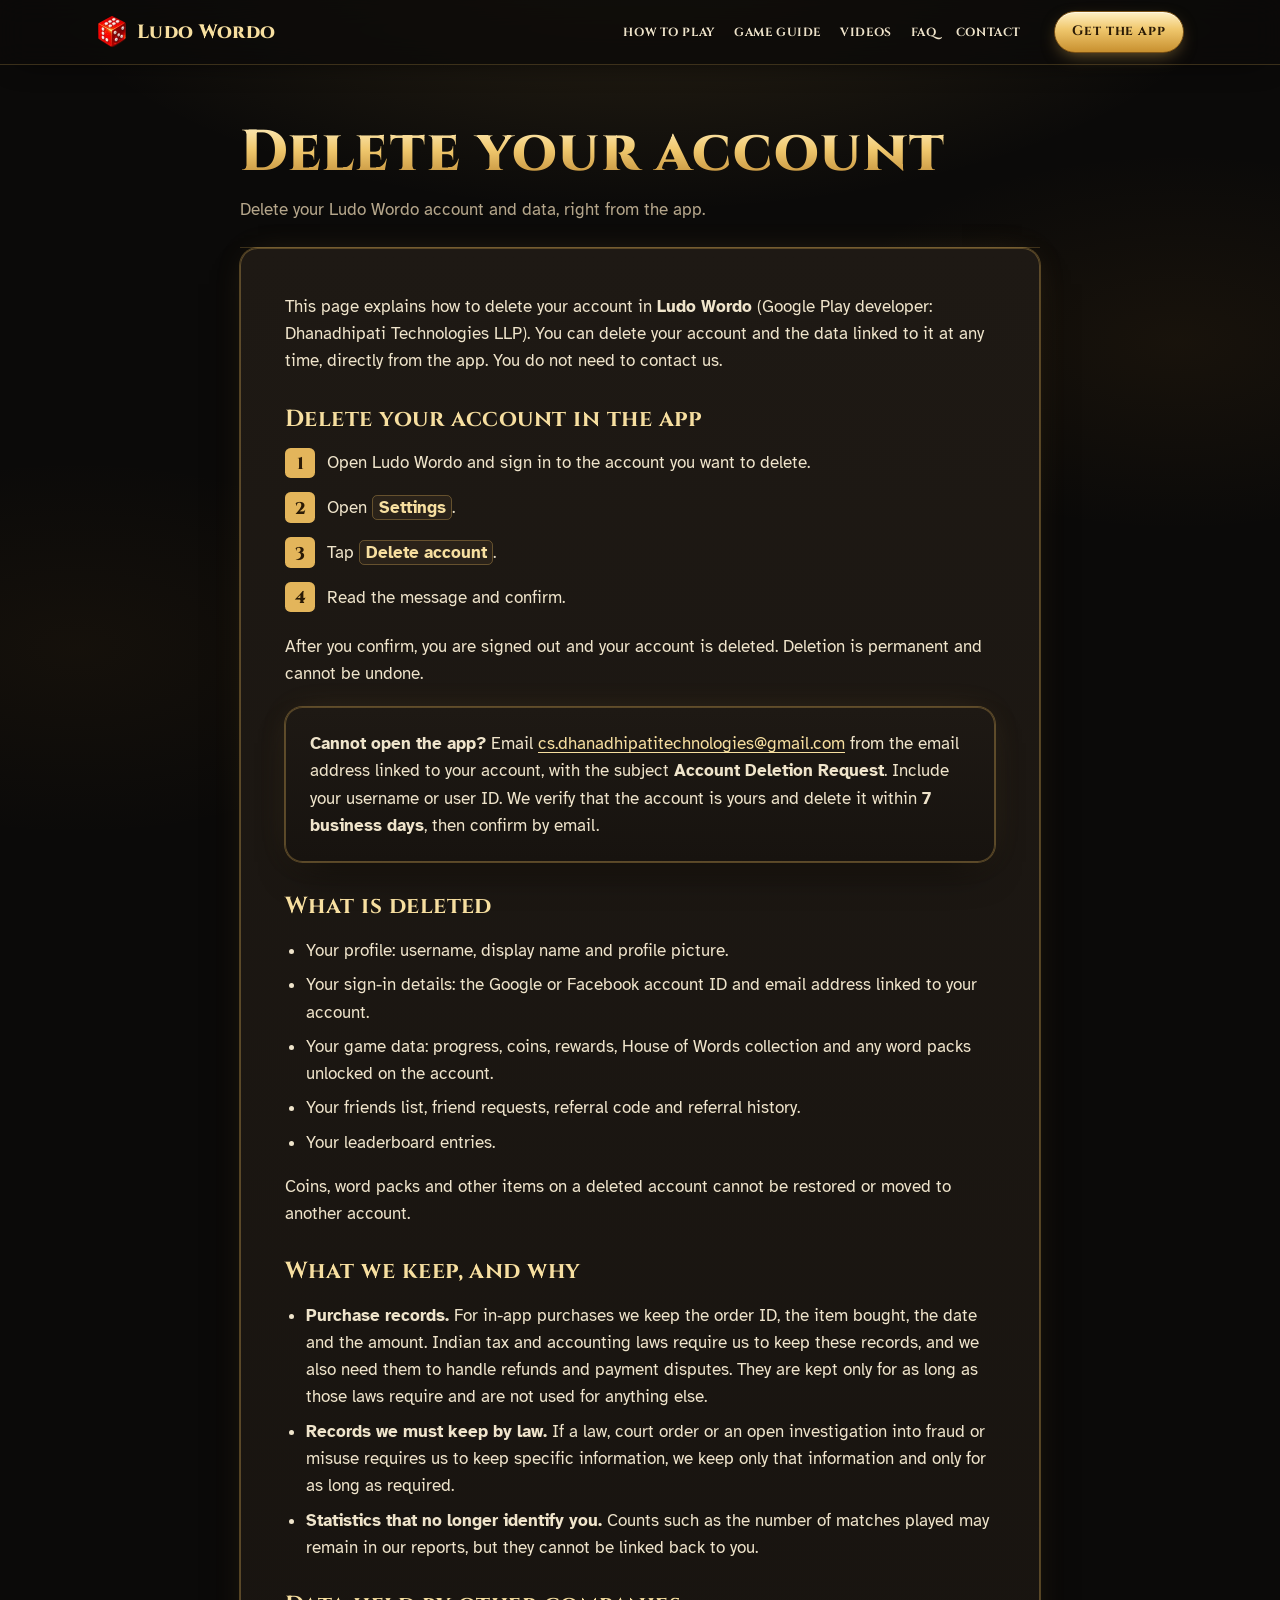
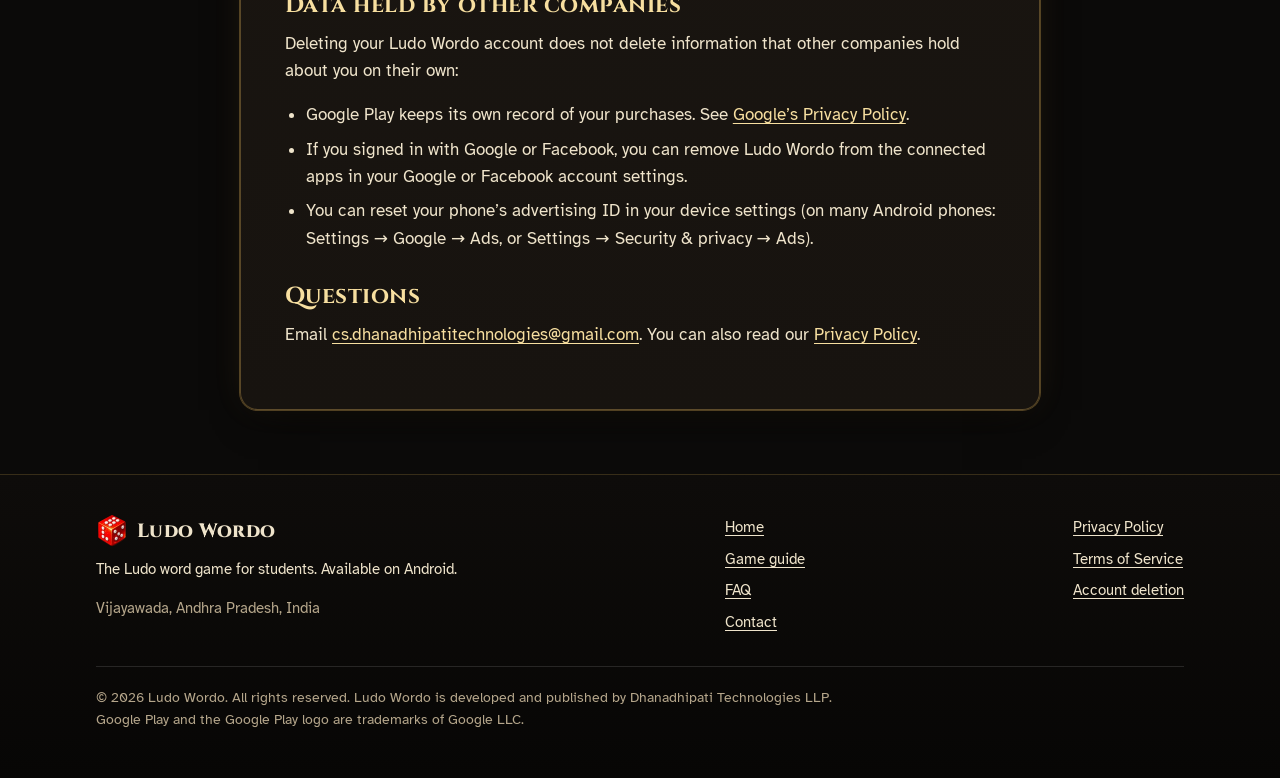
<file: account-deletion.html>
<!DOCTYPE html>
<html lang="en-IN">
<head>
  <meta charset="UTF-8">
  <meta name="viewport" content="width=device-width, initial-scale=1">
  <title>Delete your Ludo Wordo account | Ludo Wordo</title>
  <meta name="description" content="How to delete your Ludo Wordo account and data from inside the app, what is deleted, and what Ludo Wordo keeps and why.">
  <link rel="canonical" href="https://www.ludowordo.com/account-deletion.html">
  <meta name="theme-color" content="#0b0a09">
  <meta property="og:type" content="website">
  <meta property="og:site_name" content="Ludo Wordo">
  <meta property="og:title" content="Delete your Ludo Wordo account | Ludo Wordo">
  <meta property="og:description" content="How to delete your Ludo Wordo account and data from inside the app, what is deleted, and what Ludo Wordo keeps and why.">
  <meta property="og:url" content="https://www.ludowordo.com/account-deletion.html">
  <meta property="og:image" content="https://www.ludowordo.com/assets/img/og-image.png">
  <meta name="twitter:card" content="summary_large_image">
  <link rel="icon" href="favicon.ico" sizes="48x48">
  <link rel="icon" href="assets/img/favicon-32.png" type="image/png" sizes="32x32">
  <link rel="apple-touch-icon" href="assets/img/apple-touch-icon.png">
  <link rel="manifest" href="site.webmanifest">
  <link rel="preconnect" href="https://fonts.googleapis.com">
  <link rel="preconnect" href="https://fonts.gstatic.com" crossorigin>
  <link rel="stylesheet" href="https://fonts.googleapis.com/css2?family=Atkinson+Hyperlegible:wght@400;700&amp;family=Baloo+2:wght@600;700;800&amp;display=swap">
  <link rel="stylesheet" href="assets/css/site.css">
  <link rel="stylesheet" href="https://fonts.googleapis.com/css2?family=Cinzel:wght@600;700;800&display=swap">
  <link rel="stylesheet" href="assets/css/premium.css">
  <script src="assets/js/site.js" defer></script>
</head>
<body>
<a class="skip-link" href="#main">Skip to content</a>

<header class="site-header">
  <div class="wrap">
    <a class="brand" href="./" aria-label="Ludo Wordo home">
      <img class="brand-die" src="assets/img/dice-64.webp" alt="" width="32" height="32">
      Ludo Wordo
    </a>
    <nav class="site-nav" aria-label="Main">
      <ul>
        <li><a href="./#how-to-play">How to play</a></li>
        <li><a href="ludo-wordo.html">Game guide</a></li>
        <li><a href="./#videos">Videos</a></li>
        <li><a href="./#faq">FAQ</a></li>
        <li><a href="contact.html">Contact</a></li>
      </ul>
    </nav>
    <a class="header-cta" data-cta="header" href="https://play.google.com/store/apps/details?id=com.dhanadhipatitechnologiesllp.ludowordo&amp;referrer=utm_source%3Dludowordo.com%26utm_medium%3Dwebsite%26utm_campaign%3Dheader">Get the app</a>
  </div>
</header>

<main id="main">
  <div class="wrap wrap-narrow">
    <div class="doc-hero">
      <h1>Delete your account</h1>
      <p>Delete your Ludo Wordo account and data, right from the app.</p>
    </div>
    <article class="doc">
      <p>This page explains how to delete your account in <strong>Ludo Wordo</strong> (Google Play developer: Dhanadhipati Technologies LLP). You can delete your account and the data linked to it at any time, directly from the app. You do not need to contact us.</p>

      <h2>Delete your account in the app</h2>
      <ol class="path-steps">
        <li>Open Ludo Wordo and sign in to the account you want to delete.</li>
        <li>Open <span class="kbd">Settings</span>.</li>
        <li>Tap <span class="kbd">Delete account</span>.</li>
        <li>Read the message and confirm.</li>
      </ol>
      <!-- CONFIRM: describe exactly what the app does after confirming (immediate deletion, or a waiting period). -->
      <p>After you confirm, you are signed out and your account is deleted. Deletion is permanent and cannot be undone.</p>

      <div class="callout">
        <p><strong>Cannot open the app?</strong> Email <a href="mailto:cs.dhanadhipatitechnologies@gmail.com">cs.dhanadhipatitechnologies@gmail.com</a> from the email address linked to your account, with the subject <strong>Account Deletion Request</strong>. Include your username or user ID. We verify that the account is yours and delete it within <strong>7 business days</strong>, then confirm by email.</p>
      </div>

      <h2>What is deleted</h2>
      <ul>
        <li>Your profile: username, display name and profile picture.</li>
        <li>Your sign-in details: the Google or Facebook account ID and email address linked to your account.</li>
        <li>Your game data: progress, coins, rewards, House of Words collection and any word packs unlocked on the account.</li>
        <li>Your friends list, friend requests, referral code and referral history.</li>
        <li>Your leaderboard entries.</li>
      </ul>
      <p>Coins, word packs and other items on a deleted account cannot be restored or moved to another account.</p>

      <h2>What we keep, and why</h2>
      <ul>
        <li><strong>Purchase records.</strong> For in-app purchases we keep the order ID, the item bought, the date and the amount. Indian tax and accounting laws require us to keep these records, and we also need them to handle refunds and payment disputes. They are kept only for as long as those laws require and are not used for anything else.</li>
        <li><strong>Records we must keep by law.</strong> If a law, court order or an open investigation into fraud or misuse requires us to keep specific information, we keep only that information and only for as long as required.</li>
        <li><strong>Statistics that no longer identify you.</strong> Counts such as the number of matches played may remain in our reports, but they cannot be linked back to you.</li>
      </ul>

      <h2>Data held by other companies</h2>
      <p>Deleting your Ludo Wordo account does not delete information that other companies hold about you on their own:</p>
      <ul>
        <li>Google Play keeps its own record of your purchases. See <a href="https://policies.google.com/privacy" target="_blank" rel="noopener">Google’s Privacy Policy</a>.</li>
        <li>If you signed in with Google or Facebook, you can remove Ludo Wordo from the connected apps in your Google or Facebook account settings.</li>
        <li>You can reset your phone’s advertising ID in your device settings (on many Android phones: Settings → Google → Ads, or Settings → Security &amp; privacy → Ads).</li>
      </ul>

      <h2>Questions</h2>
      <p>Email <a href="mailto:cs.dhanadhipatitechnologies@gmail.com">cs.dhanadhipatitechnologies@gmail.com</a>. You can also read our <a href="privacy-policy.html">Privacy Policy</a>.</p>

    </article>
  </div>
</main>

<footer class="site-footer">
  <div class="wrap">
    <div class="footer-grid">
      <div class="footer-brand">
        <a class="brand" href="./"><img class="brand-die" src="assets/img/dice-64.webp" alt="" width="32" height="32">Ludo Wordo</a>
        <p>The Ludo word game for students. Available on Android.</p>
        <p class="footer-place">Vijayawada, Andhra Pradesh, India</p>
      </div>
      <nav aria-label="Game">
        <ul class="footer-links">
          <li><a href="./">Home</a></li>
          <li><a href="ludo-wordo.html">Game guide</a></li>
          <li><a href="./#faq">FAQ</a></li>
          <li><a href="contact.html">Contact</a></li>
        </ul>
      </nav>
      <nav aria-label="Legal">
        <ul class="footer-links">
          <li><a href="privacy-policy.html">Privacy Policy</a></li>
          <li><a href="terms-of-service.html">Terms of Service</a></li>
          <li><a href="account-deletion.html">Account deletion</a></li>
        </ul>
      </nav>
    </div>
    <p class="copyright">© 2026 Ludo Wordo. All rights reserved. Ludo Wordo is developed and published by Dhanadhipati Technologies LLP.<br>Google Play and the Google Play logo are trademarks of Google LLC.</p>
  </div>
</footer>
</body>
</html>
</file>
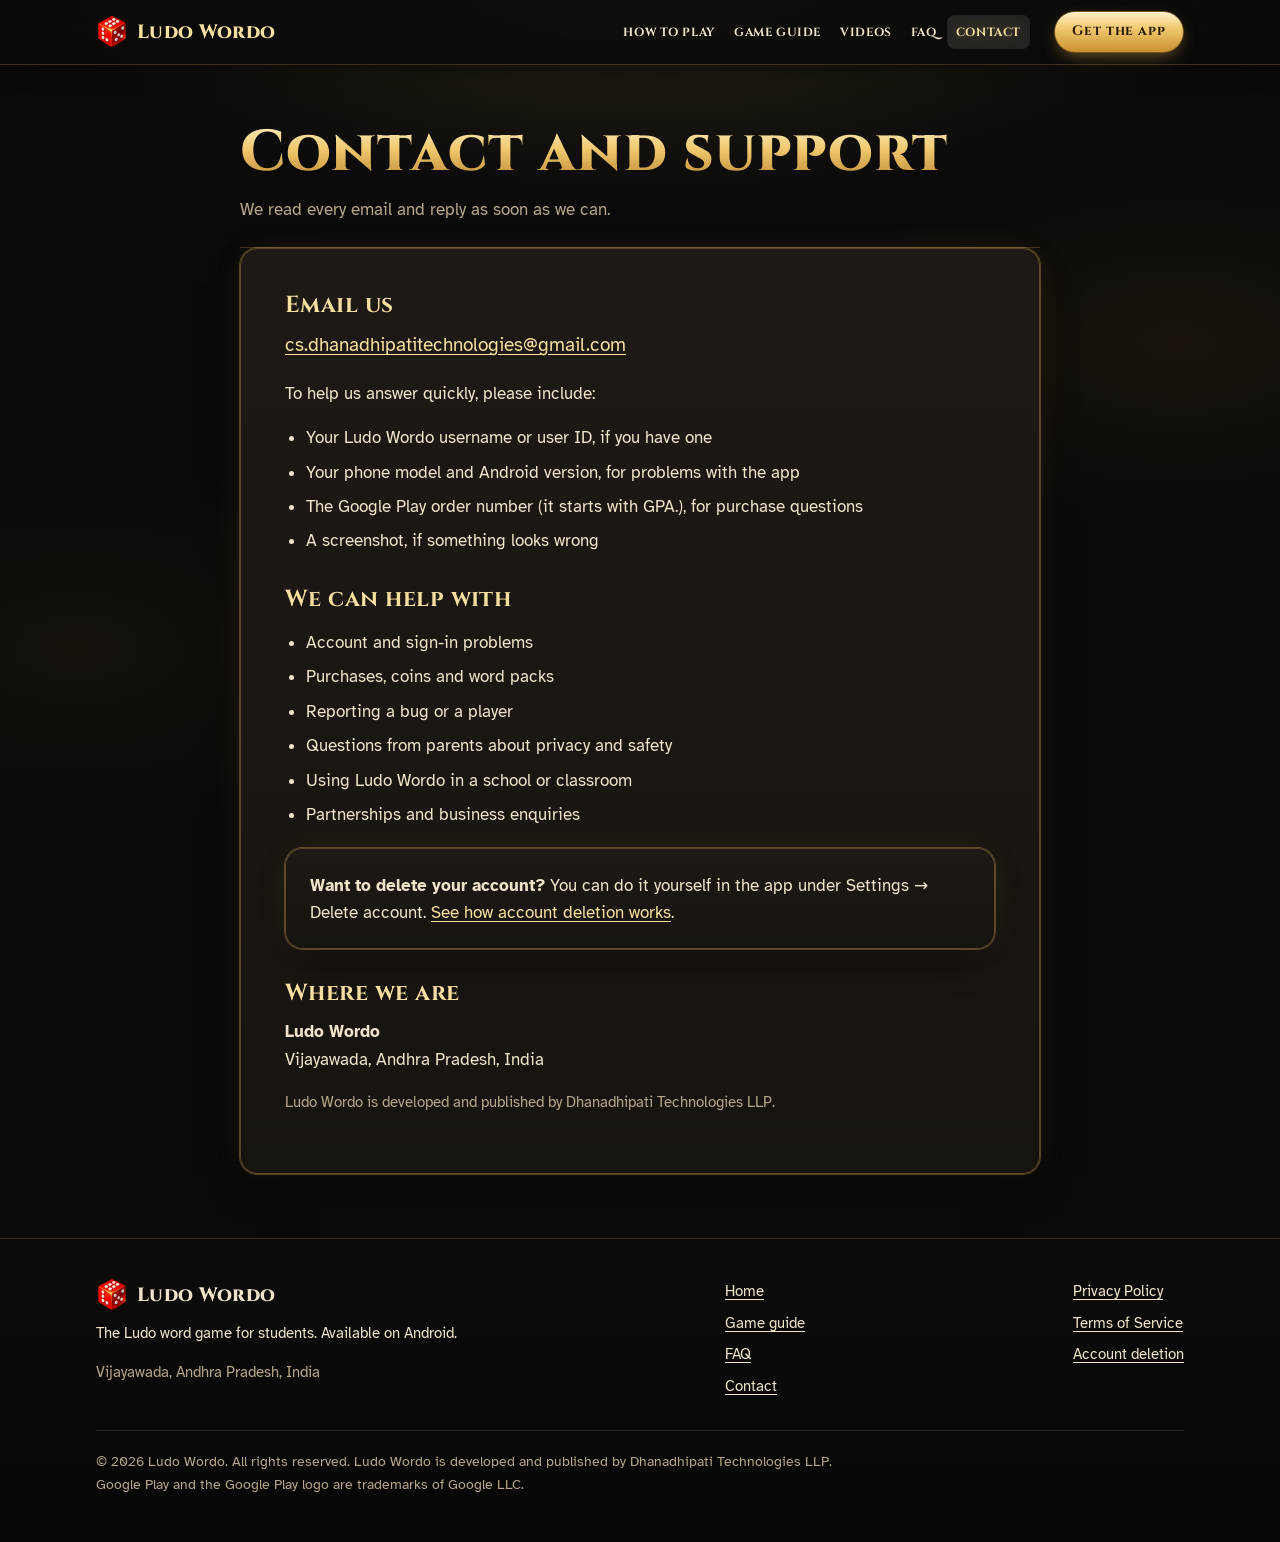
<file: contact.html>
<!DOCTYPE html>
<html lang="en-IN">
<head>
  <meta charset="UTF-8">
  <meta name="viewport" content="width=device-width, initial-scale=1">
  <title>Contact and support | Ludo Wordo</title>
  <meta name="description" content="Contact the Ludo Wordo team for game support, parent and school questions, or business enquiries.">
  <link rel="canonical" href="https://www.ludowordo.com/contact.html">
  <meta name="theme-color" content="#0b0a09">
  <meta property="og:type" content="website">
  <meta property="og:site_name" content="Ludo Wordo">
  <meta property="og:title" content="Contact and support | Ludo Wordo">
  <meta property="og:description" content="Contact the Ludo Wordo team for game support, parent and school questions, or business enquiries.">
  <meta property="og:url" content="https://www.ludowordo.com/contact.html">
  <meta property="og:image" content="https://www.ludowordo.com/assets/img/og-image.png">
  <meta name="twitter:card" content="summary_large_image">
  <link rel="icon" href="favicon.ico" sizes="48x48">
  <link rel="icon" href="assets/img/favicon-32.png" type="image/png" sizes="32x32">
  <link rel="apple-touch-icon" href="assets/img/apple-touch-icon.png">
  <link rel="manifest" href="site.webmanifest">
  <link rel="preconnect" href="https://fonts.googleapis.com">
  <link rel="preconnect" href="https://fonts.gstatic.com" crossorigin>
  <link rel="stylesheet" href="https://fonts.googleapis.com/css2?family=Atkinson+Hyperlegible:wght@400;700&amp;family=Baloo+2:wght@600;700;800&amp;display=swap">
  <link rel="stylesheet" href="assets/css/site.css">
  <link rel="stylesheet" href="https://fonts.googleapis.com/css2?family=Cinzel:wght@600;700;800&display=swap">
  <link rel="stylesheet" href="assets/css/premium.css">
  <script src="assets/js/site.js" defer></script>
</head>
<body>
<a class="skip-link" href="#main">Skip to content</a>

<header class="site-header">
  <div class="wrap">
    <a class="brand" href="./" aria-label="Ludo Wordo home">
      <img class="brand-die" src="assets/img/dice-64.webp" alt="" width="32" height="32">
      Ludo Wordo
    </a>
    <nav class="site-nav" aria-label="Main">
      <ul>
        <li><a href="./#how-to-play">How to play</a></li>
        <li><a href="ludo-wordo.html">Game guide</a></li>
        <li><a href="./#videos">Videos</a></li>
        <li><a href="./#faq">FAQ</a></li>
        <li><a href="contact.html" aria-current="page">Contact</a></li>
      </ul>
    </nav>
    <a class="header-cta" data-cta="header" href="https://play.google.com/store/apps/details?id=com.dhanadhipatitechnologiesllp.ludowordo&amp;referrer=utm_source%3Dludowordo.com%26utm_medium%3Dwebsite%26utm_campaign%3Dheader">Get the app</a>
  </div>
</header>

<main id="main">
  <div class="wrap wrap-narrow">
    <div class="doc-hero">
      <h1>Contact and support</h1>
      <p>We read every email and reply as soon as we can.</p>
    </div>
    <article class="doc">
      <h2>Email us</h2>
      <p style="font-size:1.2rem"><a href="mailto:cs.dhanadhipatitechnologies@gmail.com">cs.dhanadhipatitechnologies@gmail.com</a></p>
      <p>To help us answer quickly, please include:</p>
      <ul>
        <li>Your Ludo Wordo username or user ID, if you have one</li>
        <li>Your phone model and Android version, for problems with the app</li>
        <li>The Google Play order number (it starts with GPA.), for purchase questions</li>
        <li>A screenshot, if something looks wrong</li>
      </ul>

      <h2>We can help with</h2>
      <ul>
        <li>Account and sign-in problems</li>
        <li>Purchases, coins and word packs</li>
        <li>Reporting a bug or a player</li>
        <li>Questions from parents about privacy and safety</li>
        <li>Using Ludo Wordo in a school or classroom</li>
        <li>Partnerships and business enquiries</li>
      </ul>

      <div class="callout">
        <p><strong>Want to delete your account?</strong> You can do it yourself in the app under Settings → Delete account. <a href="account-deletion.html">See how account deletion works</a>.</p>
      </div>

      <h2>Where we are</h2>
      <p><strong>Ludo Wordo</strong><br>Vijayawada, Andhra Pradesh, India</p>
      <p class="meta">Ludo Wordo is developed and published by Dhanadhipati Technologies LLP.</p>

    </article>
  </div>
</main>

<footer class="site-footer">
  <div class="wrap">
    <div class="footer-grid">
      <div class="footer-brand">
        <a class="brand" href="./"><img class="brand-die" src="assets/img/dice-64.webp" alt="" width="32" height="32">Ludo Wordo</a>
        <p>The Ludo word game for students. Available on Android.</p>
        <p class="footer-place">Vijayawada, Andhra Pradesh, India</p>
      </div>
      <nav aria-label="Game">
        <ul class="footer-links">
          <li><a href="./">Home</a></li>
          <li><a href="ludo-wordo.html">Game guide</a></li>
          <li><a href="./#faq">FAQ</a></li>
          <li><a href="contact.html">Contact</a></li>
        </ul>
      </nav>
      <nav aria-label="Legal">
        <ul class="footer-links">
          <li><a href="privacy-policy.html">Privacy Policy</a></li>
          <li><a href="terms-of-service.html">Terms of Service</a></li>
          <li><a href="account-deletion.html">Account deletion</a></li>
        </ul>
      </nav>
    </div>
    <p class="copyright">© 2026 Ludo Wordo. All rights reserved. Ludo Wordo is developed and published by Dhanadhipati Technologies LLP.<br>Google Play and the Google Play logo are trademarks of Google LLC.</p>
  </div>
</footer>
</body>
</html>
</file>
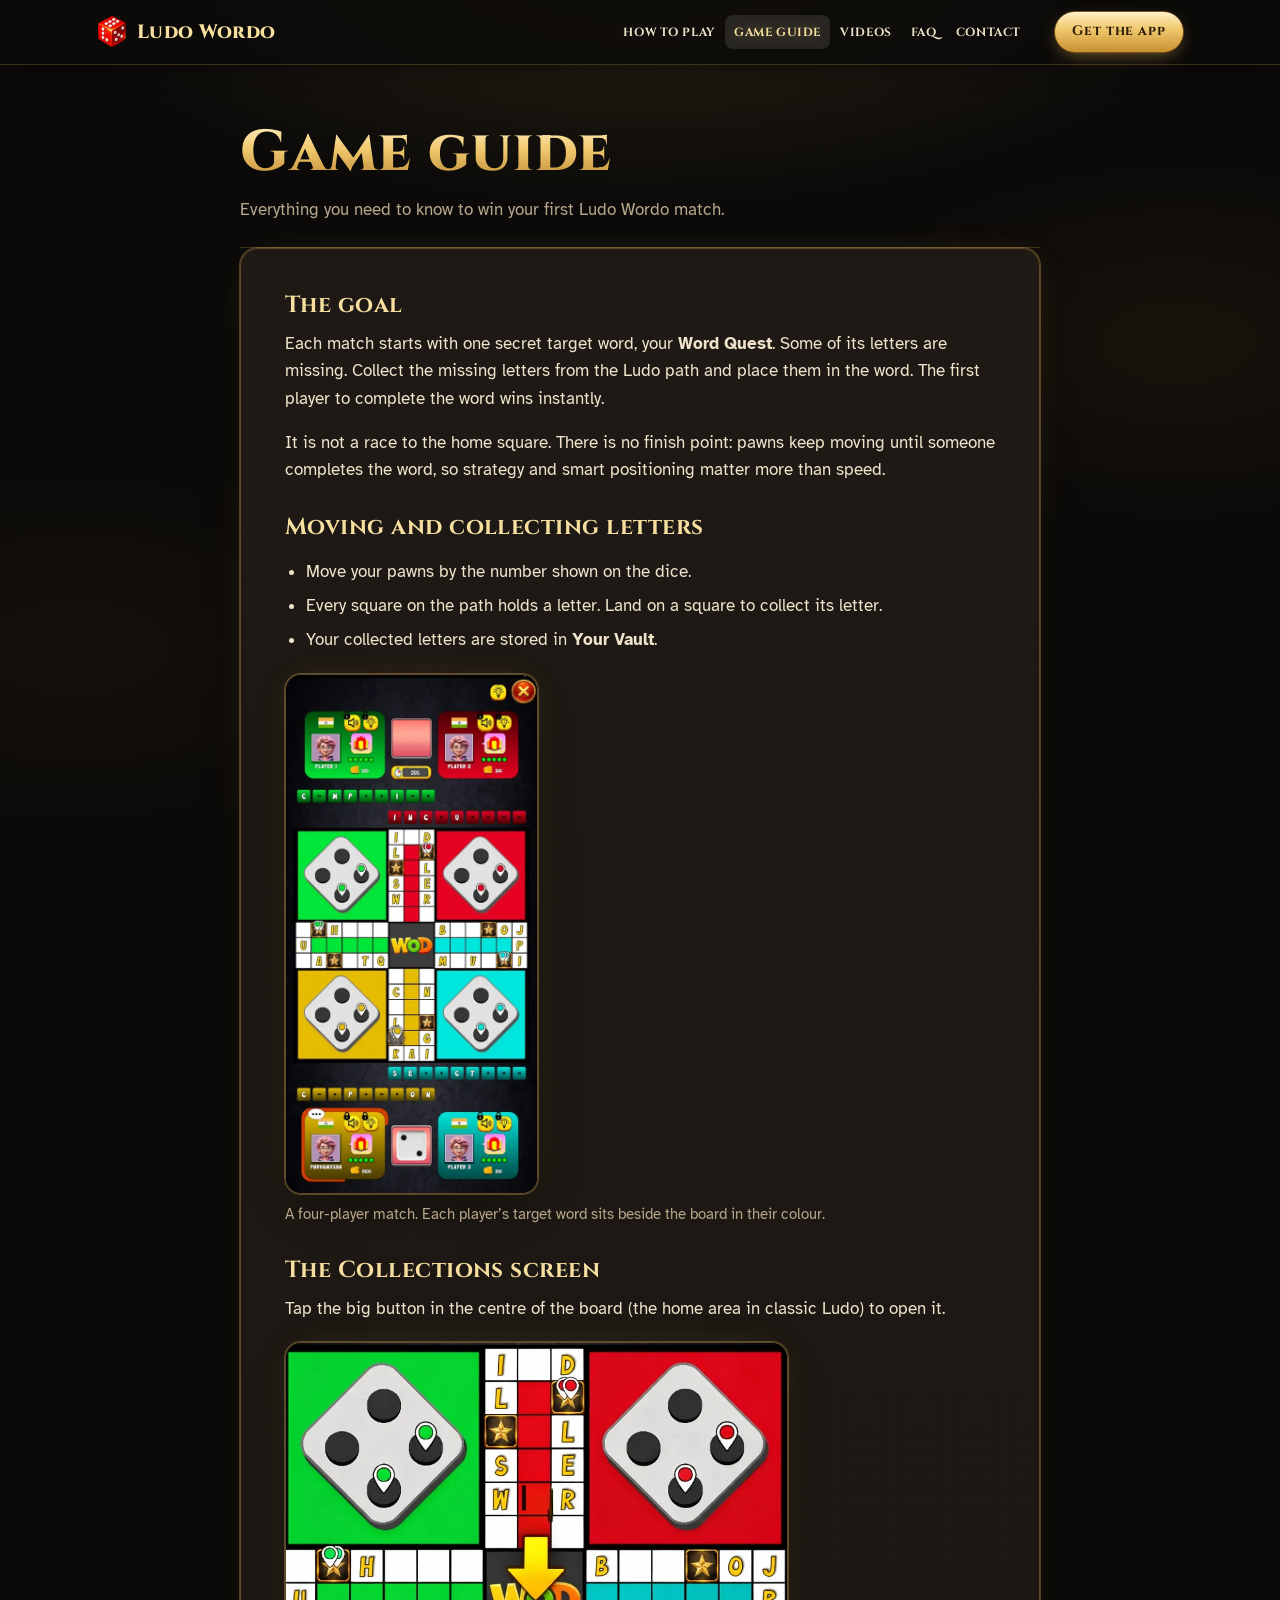
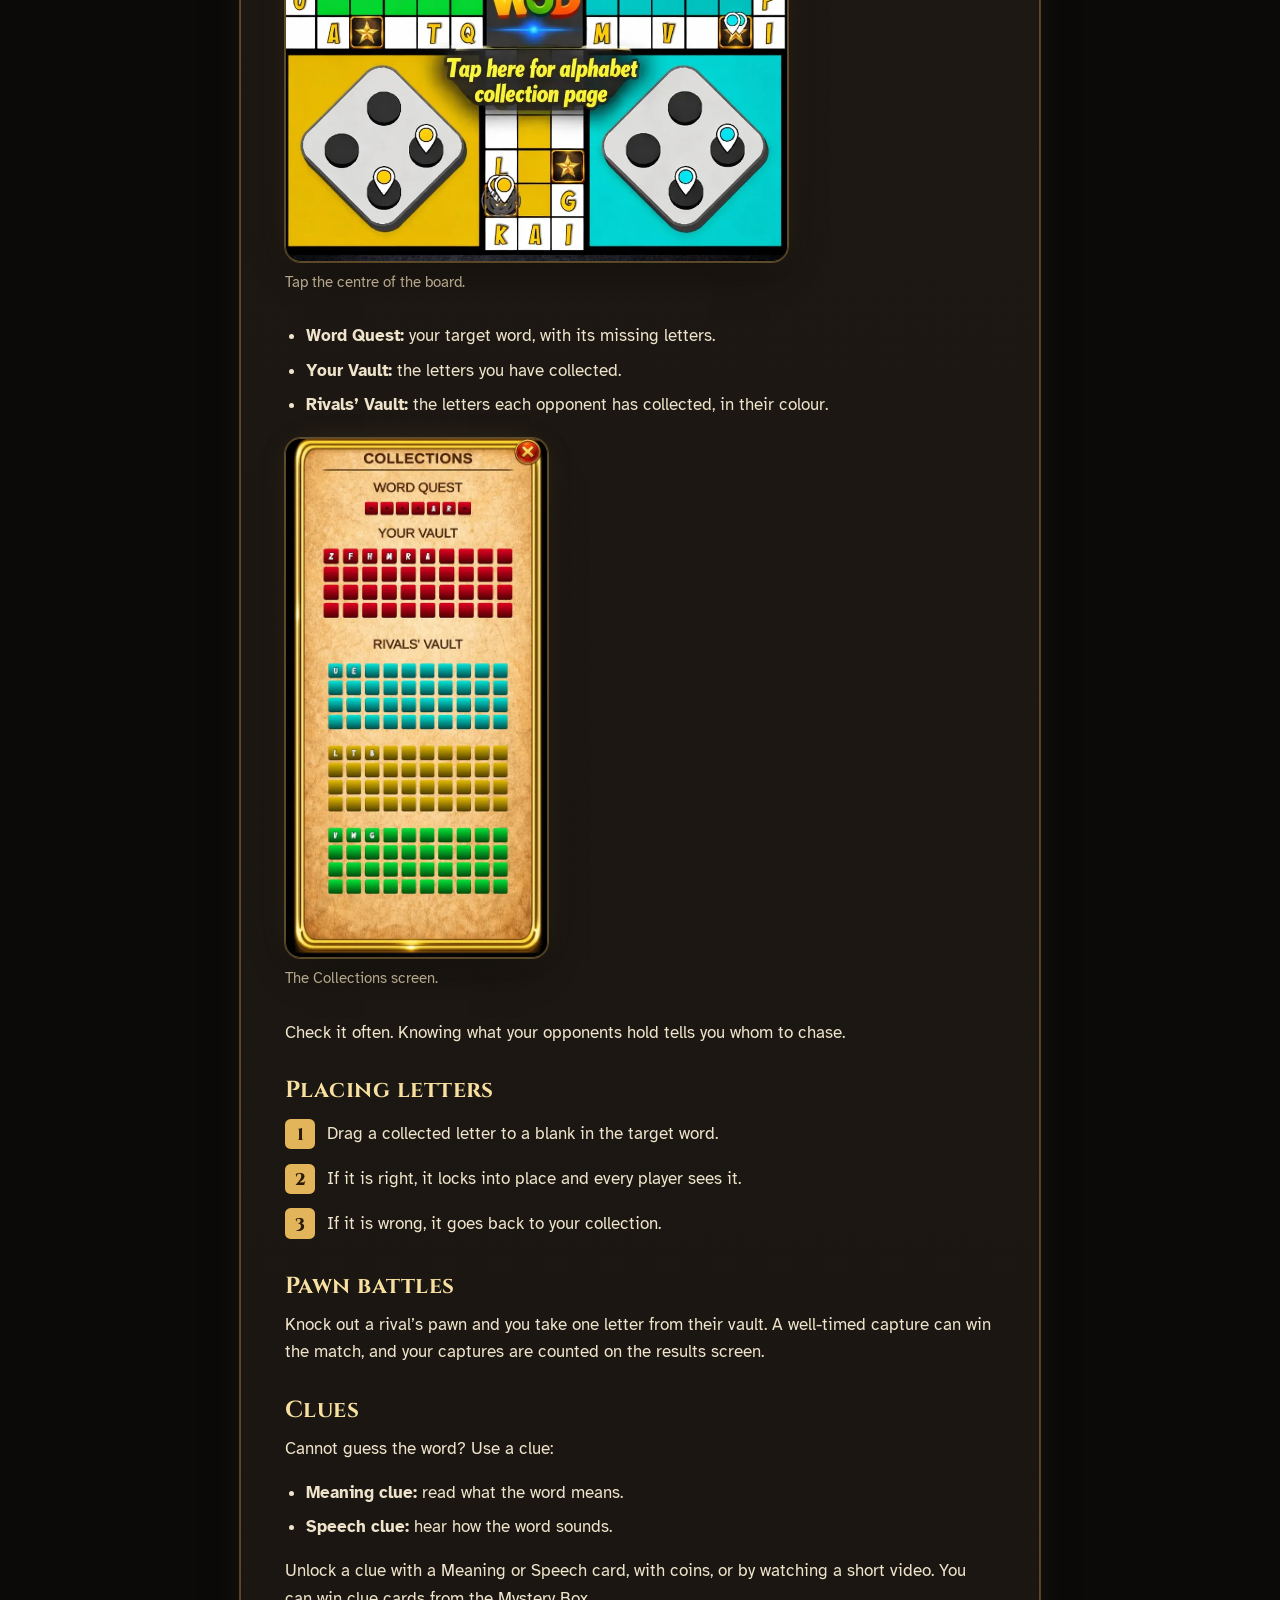
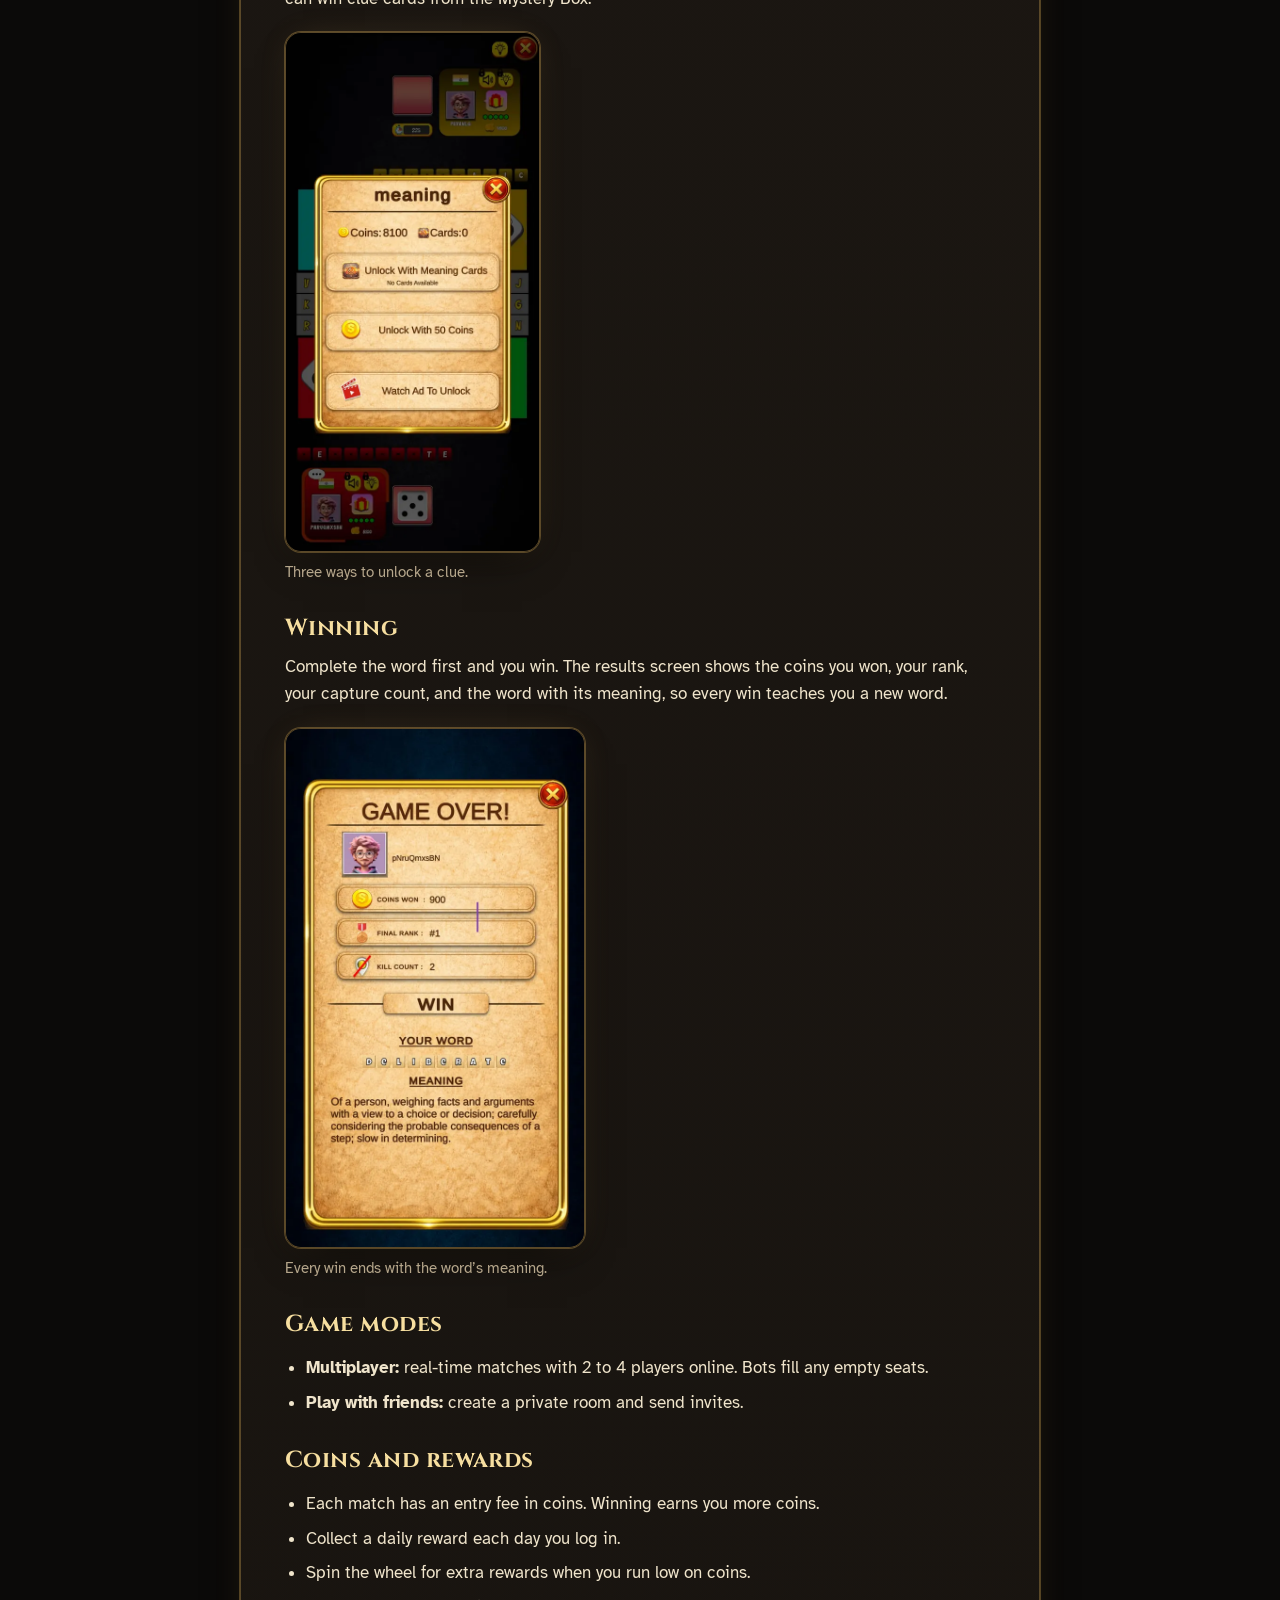
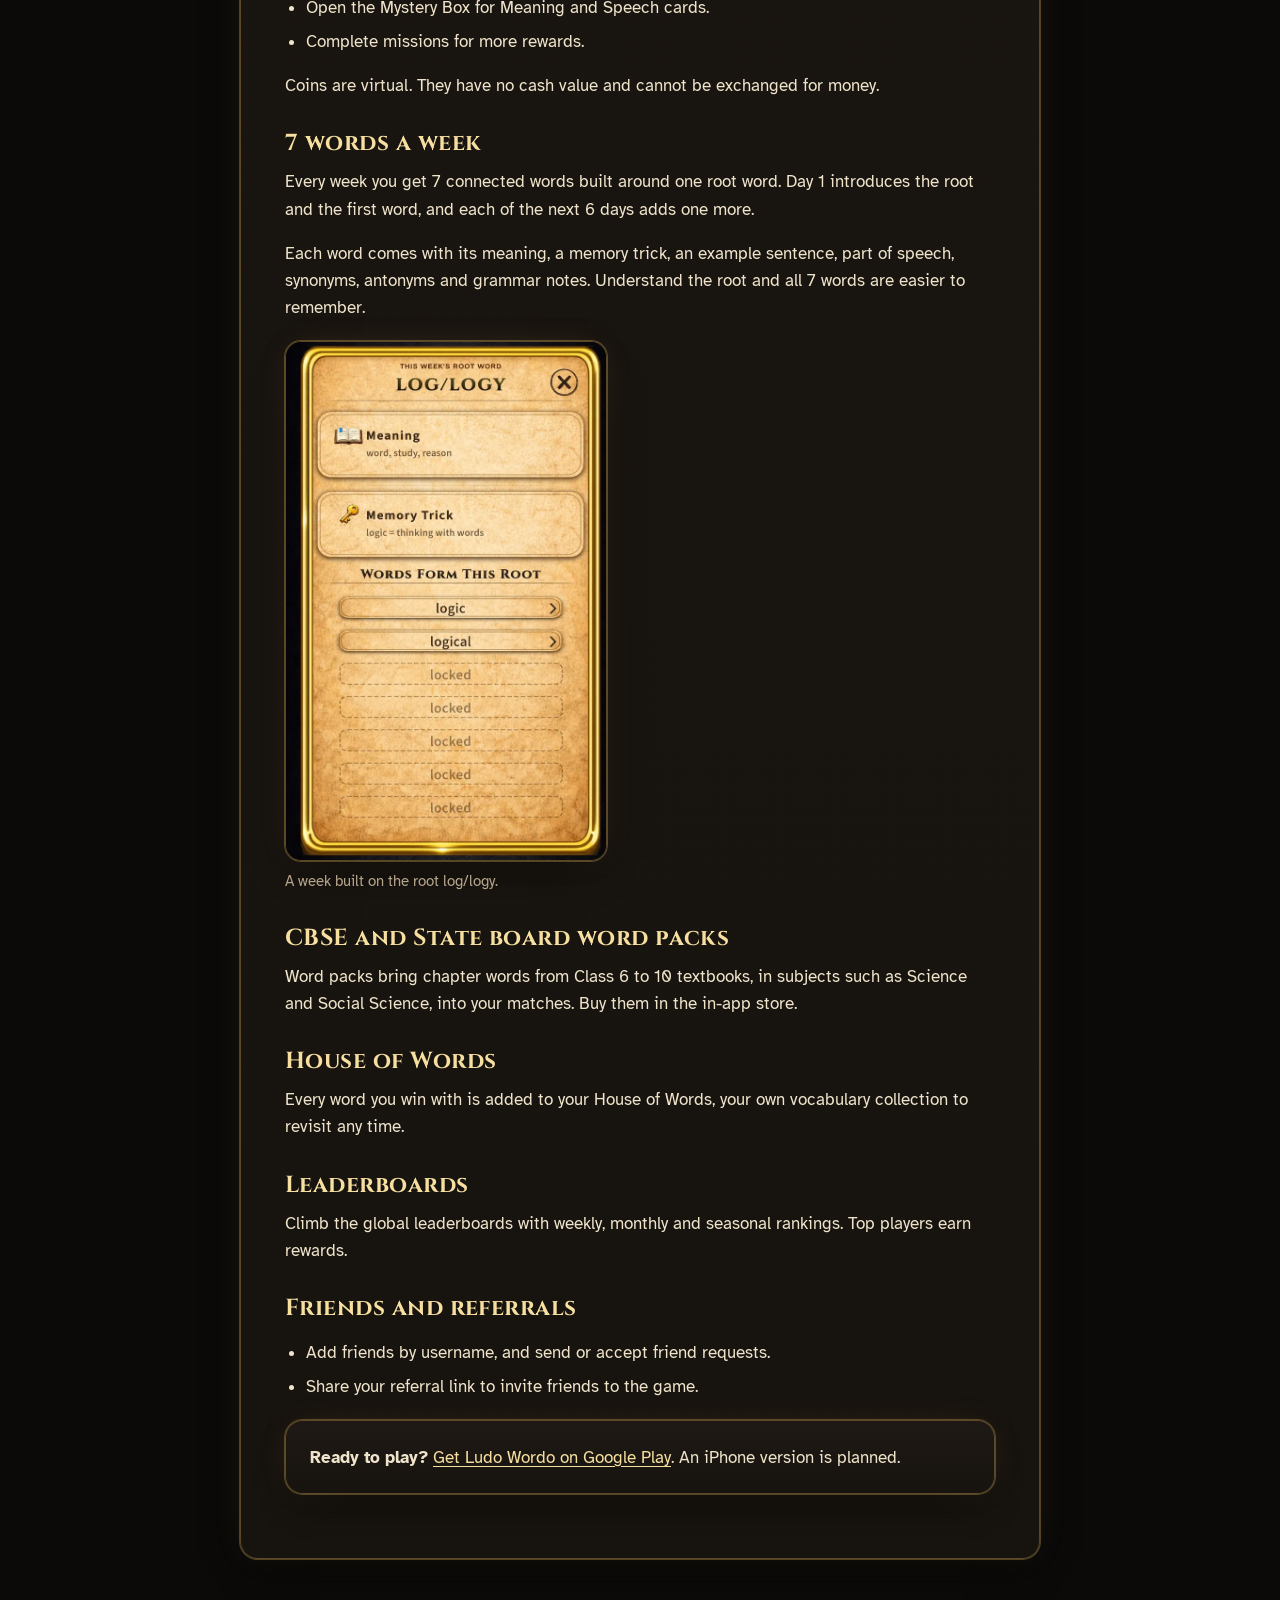
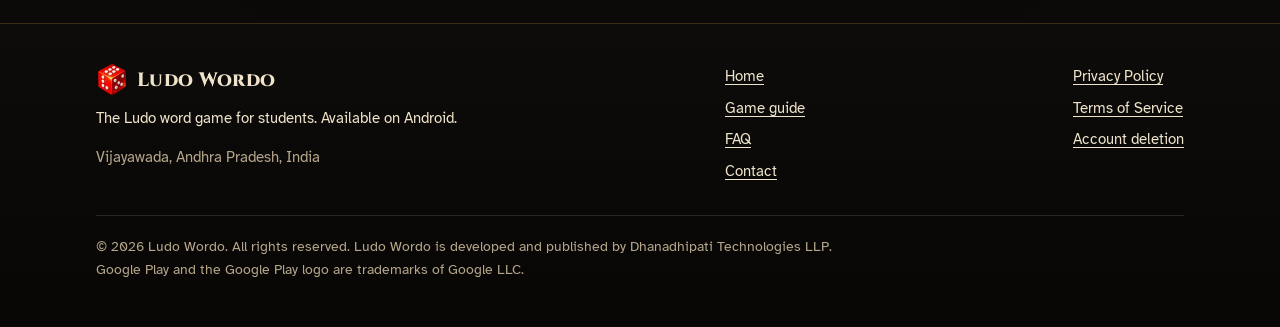
<file: ludo-wordo.html>
<!DOCTYPE html>
<html lang="en-IN">
<head>
  <meta charset="UTF-8">
  <meta name="viewport" content="width=device-width, initial-scale=1">
  <title>How to play Ludo Wordo – full game guide</title>
  <meta name="description" content="The complete Ludo Wordo guide: target words, collecting letters, the Alphabet Collection, pawn battles, clues, game modes, coins, 7 words a week and the House of Words.">
  <link rel="canonical" href="https://www.ludowordo.com/ludo-wordo.html">
  <meta name="theme-color" content="#0b0a09">
  <meta property="og:type" content="website">
  <meta property="og:site_name" content="Ludo Wordo">
  <meta property="og:title" content="How to play Ludo Wordo – full game guide">
  <meta property="og:description" content="The complete Ludo Wordo guide: target words, collecting letters, the Alphabet Collection, pawn battles, clues, game modes, coins, 7 words a week and the House of Words.">
  <meta property="og:url" content="https://www.ludowordo.com/ludo-wordo.html">
  <meta property="og:image" content="https://www.ludowordo.com/assets/img/og-image.png">
  <meta name="twitter:card" content="summary_large_image">
  <link rel="icon" href="favicon.ico" sizes="48x48">
  <link rel="icon" href="assets/img/favicon-32.png" type="image/png" sizes="32x32">
  <link rel="apple-touch-icon" href="assets/img/apple-touch-icon.png">
  <link rel="manifest" href="site.webmanifest">
  <link rel="preconnect" href="https://fonts.googleapis.com">
  <link rel="preconnect" href="https://fonts.gstatic.com" crossorigin>
  <link rel="stylesheet" href="https://fonts.googleapis.com/css2?family=Atkinson+Hyperlegible:wght@400;700&amp;family=Baloo+2:wght@600;700;800&amp;display=swap">
  <link rel="stylesheet" href="assets/css/site.css">
  <link rel="stylesheet" href="https://fonts.googleapis.com/css2?family=Cinzel:wght@600;700;800&display=swap">
  <link rel="stylesheet" href="assets/css/premium.css">
  <script src="assets/js/site.js" defer></script>
</head>
<body>
<a class="skip-link" href="#main">Skip to content</a>

<header class="site-header">
  <div class="wrap">
    <a class="brand" href="./" aria-label="Ludo Wordo home">
      <img class="brand-die" src="assets/img/dice-64.webp" alt="" width="32" height="32">
      Ludo Wordo
    </a>
    <nav class="site-nav" aria-label="Main">
      <ul>
        <li><a href="./#how-to-play">How to play</a></li>
        <li><a href="ludo-wordo.html" aria-current="page">Game guide</a></li>
        <li><a href="./#videos">Videos</a></li>
        <li><a href="./#faq">FAQ</a></li>
        <li><a href="contact.html">Contact</a></li>
      </ul>
    </nav>
    <a class="header-cta" data-cta="header" href="https://play.google.com/store/apps/details?id=com.dhanadhipatitechnologiesllp.ludowordo&amp;referrer=utm_source%3Dludowordo.com%26utm_medium%3Dwebsite%26utm_campaign%3Dheader">Get the app</a>
  </div>
</header>

<main id="main">
  <div class="wrap wrap-narrow">
    <div class="doc-hero">
      <h1>Game guide</h1>
      <p>Everything you need to know to win your first Ludo Wordo match.</p>
    </div>
    <article class="doc">
      <h2>The goal</h2>
      <p>Each match starts with one secret target word, your <strong>Word Quest</strong>. Some of its letters are missing. Collect the missing letters from the Ludo path and place them in the word. The first player to complete the word wins instantly.</p>
      <p>It is not a race to the home square. There is no finish point: pawns keep moving until someone completes the word, so strategy and smart positioning matter more than speed.</p>

      <h2>Moving and collecting letters</h2>
      <ul>
        <li>Move your pawns by the number shown on the dice.</li>
        <li>Every square on the path holds a letter. Land on a square to collect its letter.</li>
        <li>Your collected letters are stored in <strong>Your Vault</strong>.</li>
      </ul>
      <figure class="doc-shot"><img src="assets/img/screens/gameplay.webp" alt="A four-player match with letters on the Ludo path and each player’s target word shown in their colour" width="534" height="1100" loading="lazy"><figcaption>A four-player match. Each player’s target word sits beside the board in their colour.</figcaption></figure>

      <h2>The Collections screen</h2>
      <p>Tap the big button in the centre of the board (the home area in classic Ludo) to open it.</p>
      <figure class="doc-shot"><img src="assets/img/screens/taphere.webp" alt="Arrow pointing to the centre of the board, labelled tap here for alphabet collection page" width="942" height="973" loading="lazy"><figcaption>Tap the centre of the board.</figcaption></figure>
      <ul>
        <li><strong>Word Quest:</strong> your target word, with its missing letters.</li>
        <li><strong>Your Vault:</strong> the letters you have collected.</li>
        <li><strong>Rivals’ Vault:</strong> the letters each opponent has collected, in their colour.</li>
      </ul>
      <figure class="doc-shot"><img src="assets/img/screens/collection.webp" alt="The Collections screen showing Word Quest, Your Vault and Rivals’ Vault" width="555" height="1100" loading="lazy"><figcaption>The Collections screen.</figcaption></figure>

      <p>Check it often. Knowing what your opponents hold tells you whom to chase.</p>

      <h2>Placing letters</h2>
      <ol class="path-steps">
        <li>Drag a collected letter to a blank in the target word.</li>
        <li>If it is right, it locks into place and every player sees it.</li>
        <li>If it is wrong, it goes back to your collection.</li>
      </ol>

      <h2>Pawn battles</h2>
      <p>Knock out a rival’s pawn and you take one letter from their vault. A well-timed capture can win the match, and your captures are counted on the results screen.</p>

      <h2>Clues</h2>
      <p>Cannot guess the word? Use a clue:</p>
      <ul>
        <li><strong>Meaning clue:</strong> read what the word means.</li>
        <li><strong>Speech clue:</strong> hear how the word sounds.</li>
      </ul>
      <p>Unlock a clue with a Meaning or Speech card, with coins, or by watching a short video. You can win clue cards from the Mystery Box.</p>
      <figure class="doc-shot"><img src="assets/img/screens/unlock-clue.webp" alt="The meaning clue screen with options to unlock with Meaning Cards, with coins, or by watching an ad" width="538" height="1100" loading="lazy"><figcaption>Three ways to unlock a clue.</figcaption></figure>

      <h2>Winning</h2>
      <p>Complete the word first and you win. The results screen shows the coins you won, your rank, your capture count, and the word with its meaning, so every win teaches you a new word.</p>
      <figure class="doc-shot"><img src="assets/img/screens/winner.webp" alt="Game over screen: coins won 900, final rank 1, kill count 2, and the word deliberate with its meaning" width="632" height="1100" loading="lazy"><figcaption>Every win ends with the word’s meaning.</figcaption></figure>


      <h2>Game modes</h2>
      <ul>
        <li><strong>Multiplayer:</strong> real-time matches with 2 to 4 players online. Bots fill any empty seats.</li>
        <li><strong>Play with friends:</strong> create a private room and send invites.</li>
      </ul>

      <h2>Coins and rewards</h2>
      <ul>
        <li>Each match has an entry fee in coins. Winning earns you more coins.</li>
        <li>Collect a daily reward each day you log in.</li>
        <li>Spin the wheel for extra rewards when you run low on coins.</li>
        <li>Open the Mystery Box for Meaning and Speech cards.</li>
        <li>Complete missions for more rewards.</li>
      </ul>
      <p>Coins are virtual. They have no cash value and cannot be exchanged for money.</p>

      <h2>7 words a week</h2>
      <p>Every week you get 7 connected words built around one root word. Day 1 introduces the root and the first word, and each of the next 6 days adds one more.</p>
      <p>Each word comes with its meaning, a memory trick, an example sentence, part of speech, synonyms, antonyms and grammar notes. Understand the root and all 7 words are easier to remember.</p>
      <figure class="doc-shot"><img src="assets/img/screens/rootword.webp" alt="This week’s root word LOG/LOGY: meaning word, study, reason; memory trick logic equals thinking with words" width="679" height="1100" loading="lazy"><figcaption>A week built on the root log/logy.</figcaption></figure>


      <h2>CBSE and State board word packs</h2>
      <p>Word packs bring chapter words from Class 6 to 10 textbooks, in subjects such as Science and Social Science, into your matches. Buy them in the in-app store.</p>

      <h2>House of Words</h2>
      <p>Every word you win with is added to your House of Words, your own vocabulary collection to revisit any time.</p>

      <h2>Leaderboards</h2>
      <p>Climb the global leaderboards with weekly, monthly and seasonal rankings. Top players earn rewards.</p>

      <h2>Friends and referrals</h2>
      <ul>
        <li>Add friends by username, and send or accept friend requests.</li>
        <li>Share your referral link to invite friends to the game.</li>
      </ul>

      <div class="callout">
        <p><strong>Ready to play?</strong> <a data-cta="guide" href="https://play.google.com/store/apps/details?id=com.dhanadhipatitechnologiesllp.ludowordo&amp;referrer=utm_source%3Dludowordo.com%26utm_medium%3Dwebsite%26utm_campaign%3Dguide">Get Ludo Wordo on Google Play</a>. An iPhone version is planned.</p>
      </div>

    </article>
  </div>
</main>

<footer class="site-footer">
  <div class="wrap">
    <div class="footer-grid">
      <div class="footer-brand">
        <a class="brand" href="./"><img class="brand-die" src="assets/img/dice-64.webp" alt="" width="32" height="32">Ludo Wordo</a>
        <p>The Ludo word game for students. Available on Android.</p>
        <p class="footer-place">Vijayawada, Andhra Pradesh, India</p>
      </div>
      <nav aria-label="Game">
        <ul class="footer-links">
          <li><a href="./">Home</a></li>
          <li><a href="ludo-wordo.html">Game guide</a></li>
          <li><a href="./#faq">FAQ</a></li>
          <li><a href="contact.html">Contact</a></li>
        </ul>
      </nav>
      <nav aria-label="Legal">
        <ul class="footer-links">
          <li><a href="privacy-policy.html">Privacy Policy</a></li>
          <li><a href="terms-of-service.html">Terms of Service</a></li>
          <li><a href="account-deletion.html">Account deletion</a></li>
        </ul>
      </nav>
    </div>
    <p class="copyright">© 2026 Ludo Wordo. All rights reserved. Ludo Wordo is developed and published by Dhanadhipati Technologies LLP.<br>Google Play and the Google Play logo are trademarks of Google LLC.</p>
  </div>
</footer>
</body>
</html>
</file>
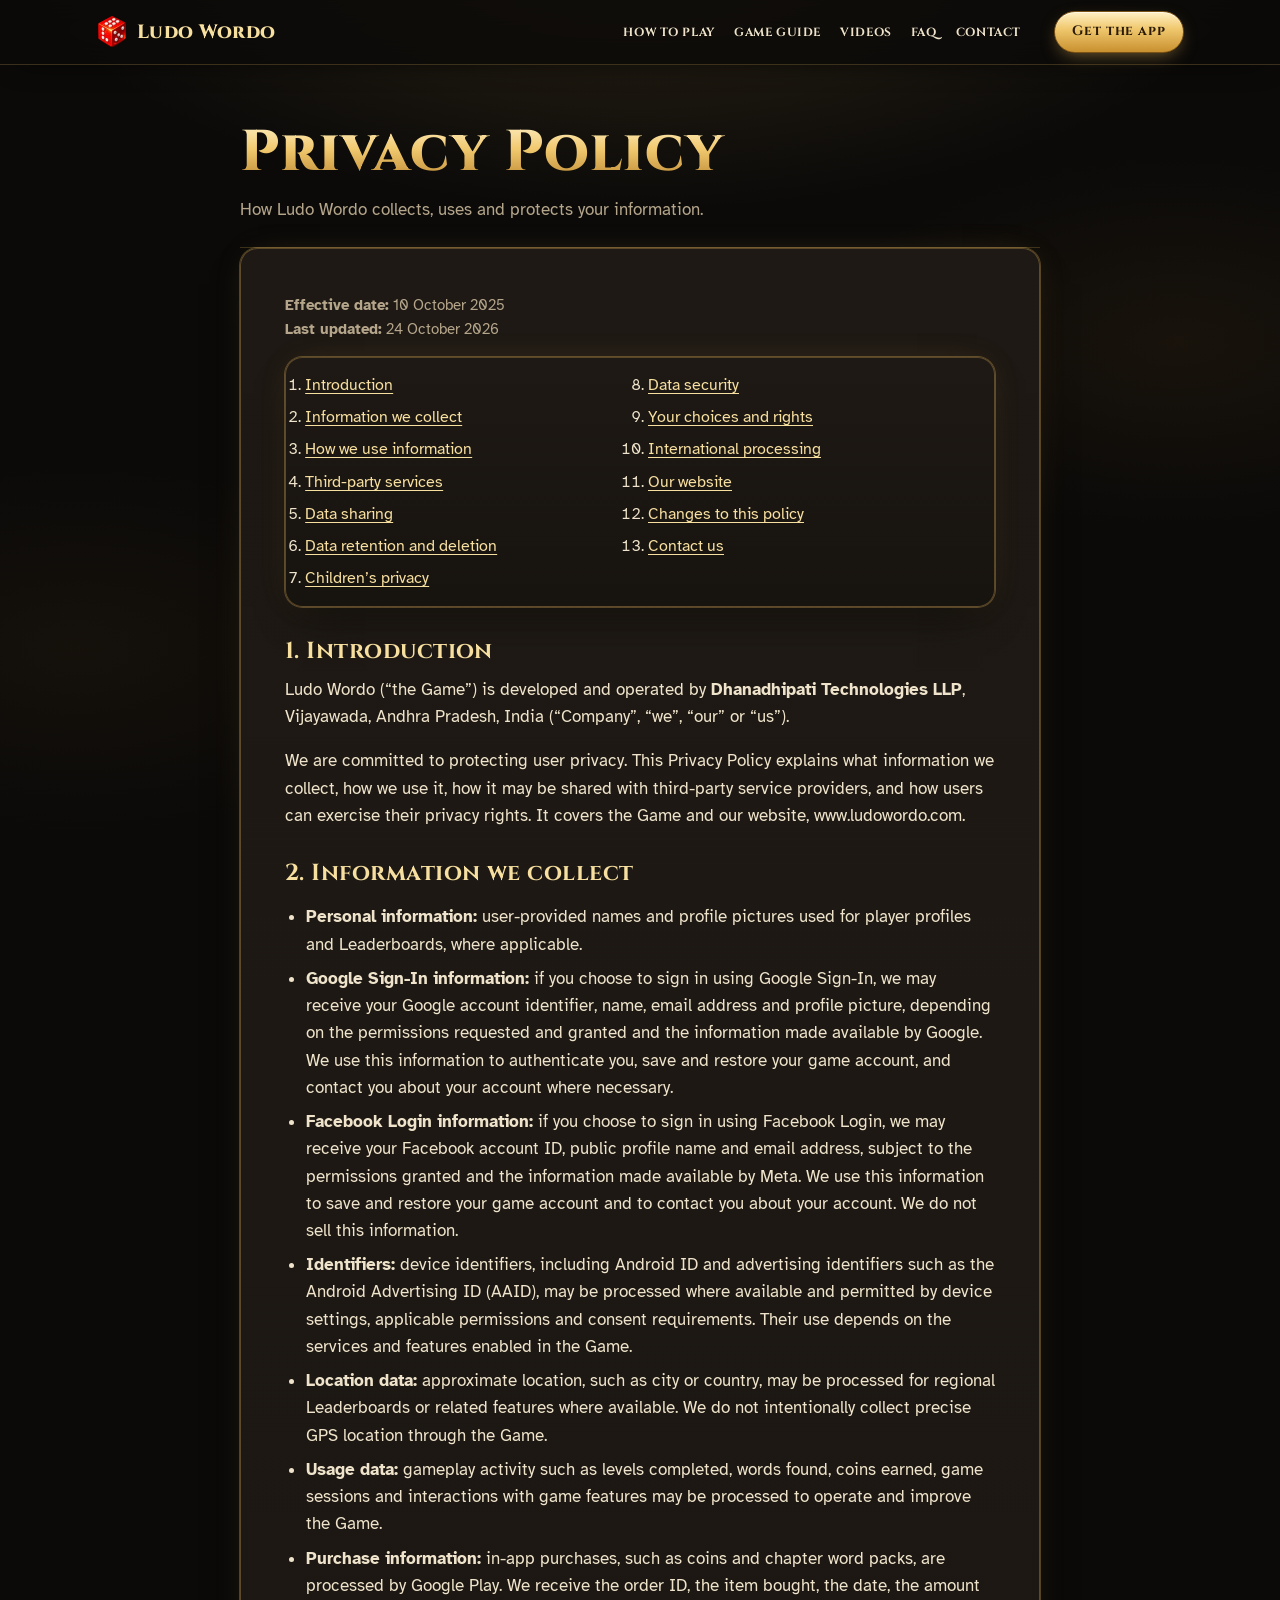
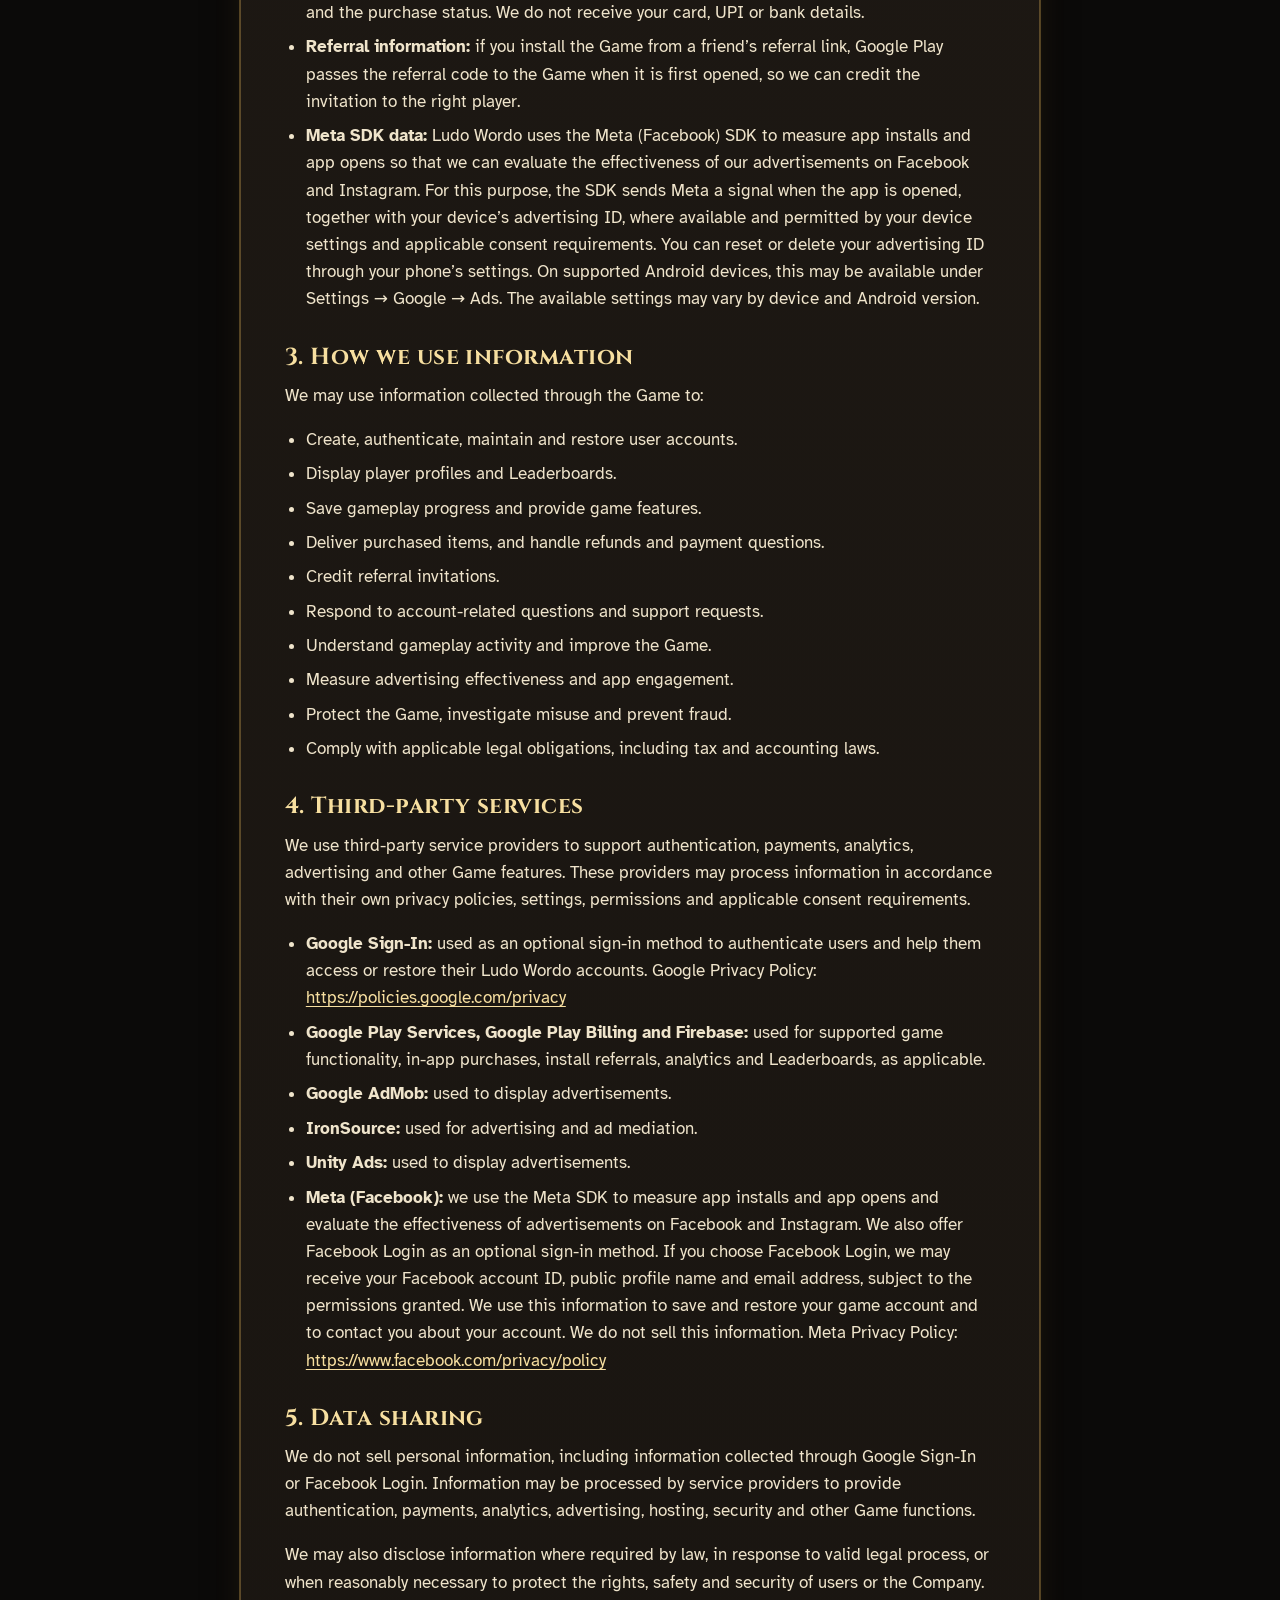
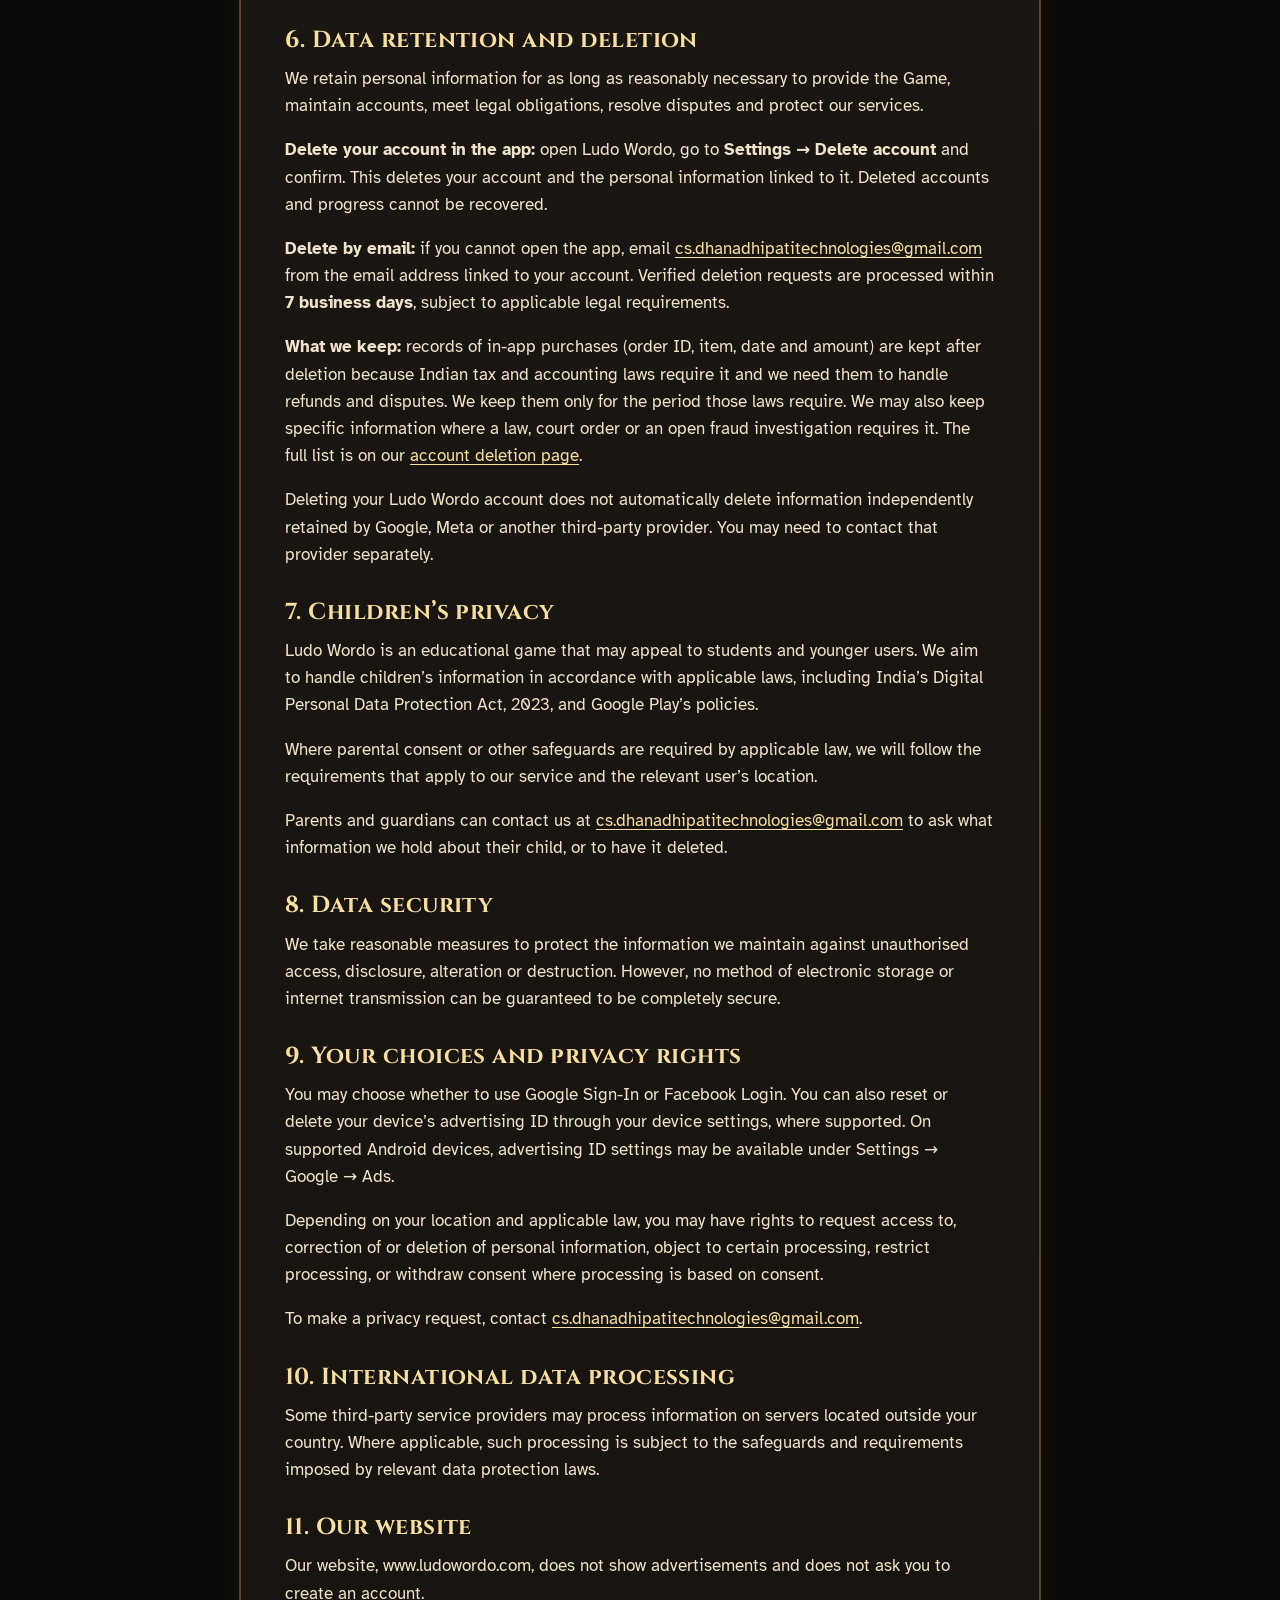
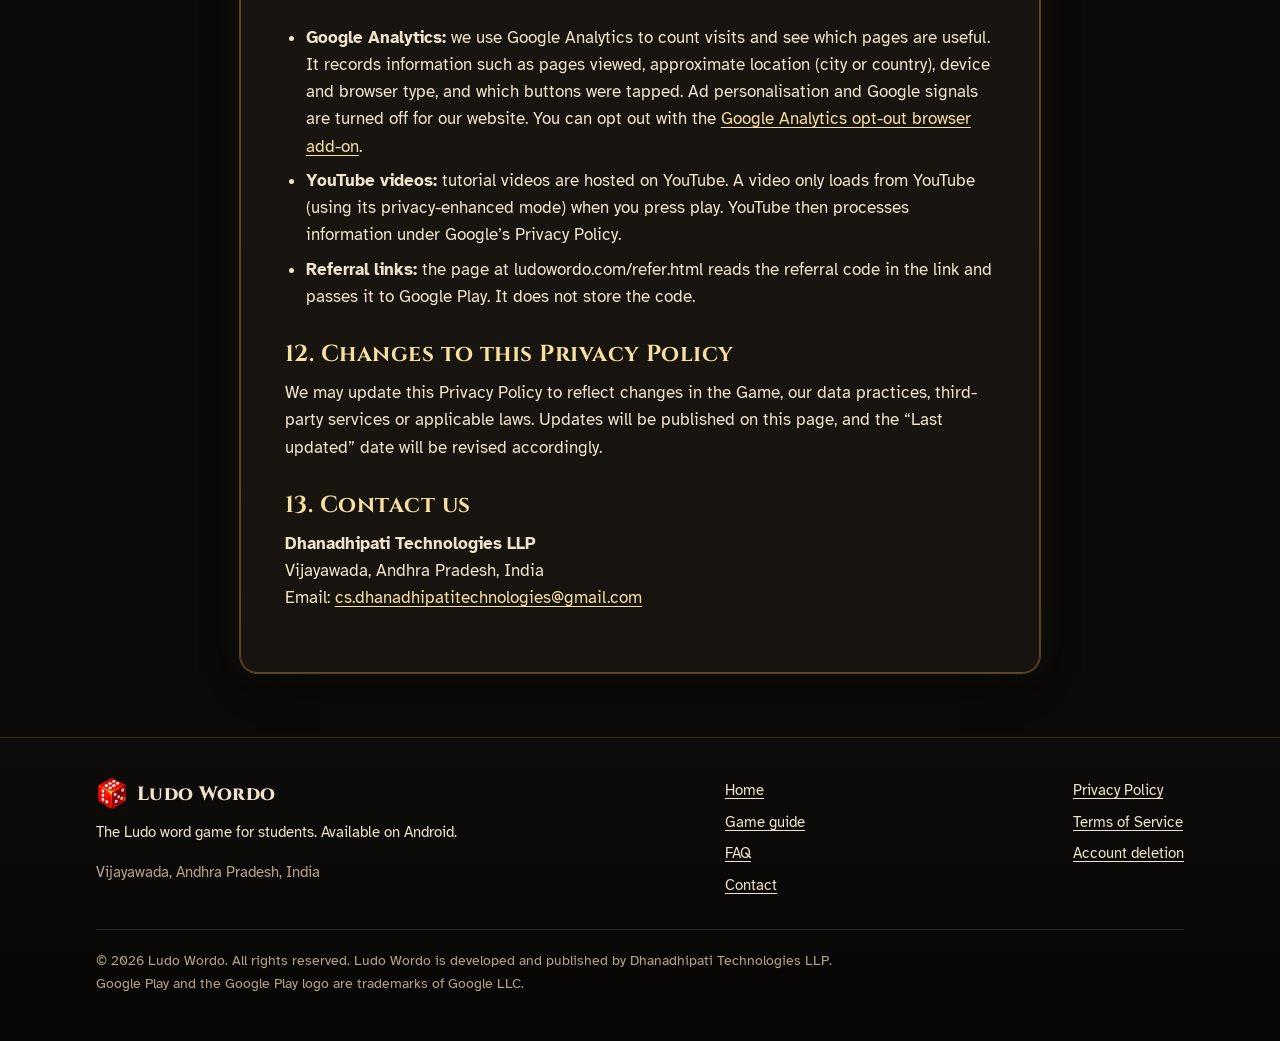
<file: privacy-policy.html>
<!DOCTYPE html>
<html lang="en-IN">
<head>
  <meta charset="UTF-8">
  <meta name="viewport" content="width=device-width, initial-scale=1">
  <title>Privacy Policy | Ludo Wordo</title>
  <meta name="description" content="Privacy Policy for the Ludo Wordo game and the ludowordo.com website .">
  <link rel="canonical" href="https://www.ludowordo.com/privacy-policy.html">
  <meta name="theme-color" content="#0b0a09">
  <meta property="og:type" content="website">
  <meta property="og:site_name" content="Ludo Wordo">
  <meta property="og:title" content="Privacy Policy | Ludo Wordo">
  <meta property="og:description" content="Privacy Policy for the Ludo Wordo game and the ludowordo.com website .">
  <meta property="og:url" content="https://www.ludowordo.com/privacy-policy.html">
  <meta property="og:image" content="https://www.ludowordo.com/assets/img/og-image.png">
  <meta name="twitter:card" content="summary_large_image">
  <link rel="icon" href="favicon.ico" sizes="48x48">
  <link rel="icon" href="assets/img/favicon-32.png" type="image/png" sizes="32x32">
  <link rel="apple-touch-icon" href="assets/img/apple-touch-icon.png">
  <link rel="manifest" href="site.webmanifest">
  <link rel="preconnect" href="https://fonts.googleapis.com">
  <link rel="preconnect" href="https://fonts.gstatic.com" crossorigin>
  <link rel="stylesheet" href="https://fonts.googleapis.com/css2?family=Atkinson+Hyperlegible:wght@400;700&amp;family=Baloo+2:wght@600;700;800&amp;display=swap">
  <link rel="stylesheet" href="assets/css/site.css">
  <link rel="stylesheet" href="https://fonts.googleapis.com/css2?family=Cinzel:wght@600;700;800&display=swap">
  <link rel="stylesheet" href="assets/css/premium.css">
  <script src="assets/js/site.js" defer></script>
</head>
<body>
<a class="skip-link" href="#main">Skip to content</a>

<header class="site-header">
  <div class="wrap">
    <a class="brand" href="./" aria-label="Ludo Wordo home">
      <img class="brand-die" src="assets/img/dice-64.webp" alt="" width="32" height="32">
      Ludo Wordo
    </a>
    <nav class="site-nav" aria-label="Main">
      <ul>
        <li><a href="./#how-to-play">How to play</a></li>
        <li><a href="ludo-wordo.html">Game guide</a></li>
        <li><a href="./#videos">Videos</a></li>
        <li><a href="./#faq">FAQ</a></li>
        <li><a href="contact.html">Contact</a></li>
      </ul>
    </nav>
    <a class="header-cta" data-cta="header" href="https://play.google.com/store/apps/details?id=com.dhanadhipatitechnologiesllp.ludowordo&amp;referrer=utm_source%3Dludowordo.com%26utm_medium%3Dwebsite%26utm_campaign%3Dheader">Get the app</a>
  </div>
</header>

<main id="main">
  <div class="wrap wrap-narrow">
    <div class="doc-hero">
      <h1>Privacy Policy</h1>
      <p>How Ludo Wordo collects, uses and protects your information.</p>
    </div>
    <article class="doc">
      <p class="meta"><strong>Effective date:</strong> 10 October 2025<br><strong>Last updated:</strong> 24 October 2026</p>

      <nav aria-label="Contents">
        <ol class="toc">
          <li><a href="#p1">Introduction</a></li>
          <li><a href="#p2">Information we collect</a></li>
          <li><a href="#p3">How we use information</a></li>
          <li><a href="#p4">Third-party services</a></li>
          <li><a href="#p5">Data sharing</a></li>
          <li><a href="#p6">Data retention and deletion</a></li>
          <li><a href="#p7">Children’s privacy</a></li>
          <li><a href="#p8">Data security</a></li>
          <li><a href="#p9">Your choices and rights</a></li>
          <li><a href="#p10">International processing</a></li>
          <li><a href="#p11">Our website</a></li>
          <li><a href="#p12">Changes to this policy</a></li>
          <li><a href="#p13">Contact us</a></li>
        </ol>
      </nav>

      <h2 id="p1">1. Introduction</h2>
      <p>Ludo Wordo (“the Game”) is developed and operated by <strong>Dhanadhipati Technologies LLP</strong>, Vijayawada, Andhra Pradesh, India (“Company”, “we”, “our” or “us”).</p>
      <p>We are committed to protecting user privacy. This Privacy Policy explains what information we collect, how we use it, how it may be shared with third-party service providers, and how users can exercise their privacy rights. It covers the Game and our website, www.ludowordo.com.</p>

      <h2 id="p2">2. Information we collect</h2>
      <ul>
        <li><strong>Personal information:</strong> user-provided names and profile pictures used for player profiles and Leaderboards, where applicable.</li>
        <li><strong>Google Sign-In information:</strong> if you choose to sign in using Google Sign-In, we may receive your Google account identifier, name, email address and profile picture, depending on the permissions requested and granted and the information made available by Google. We use this information to authenticate you, save and restore your game account, and contact you about your account where necessary.</li>
        <li><strong>Facebook Login information:</strong> if you choose to sign in using Facebook Login, we may receive your Facebook account ID, public profile name and email address, subject to the permissions granted and the information made available by Meta. We use this information to save and restore your game account and to contact you about your account. We do not sell this information.</li>
        <li><strong>Identifiers:</strong> device identifiers, including Android ID and advertising identifiers such as the Android Advertising ID (AAID), may be processed where available and permitted by device settings, applicable permissions and consent requirements. Their use depends on the services and features enabled in the Game.</li>
        <li><strong>Location data:</strong> approximate location, such as city or country, may be processed for regional Leaderboards or related features where available. We do not intentionally collect precise GPS location through the Game.</li>
        <li><strong>Usage data:</strong> gameplay activity such as levels completed, words found, coins earned, game sessions and interactions with game features may be processed to operate and improve the Game.</li>
        <li><strong>Purchase information:</strong> in-app purchases, such as coins and chapter word packs, are processed by Google Play. We receive the order ID, the item bought, the date, the amount and the purchase status. We do not receive your card, UPI or bank details.</li>
        <li><strong>Referral information:</strong> if you install the Game from a friend’s referral link, Google Play passes the referral code to the Game when it is first opened, so we can credit the invitation to the right player.</li>
        <li><strong>Meta SDK data:</strong> Ludo Wordo uses the Meta (Facebook) SDK to measure app installs and app opens so that we can evaluate the effectiveness of our advertisements on Facebook and Instagram. For this purpose, the SDK sends Meta a signal when the app is opened, together with your device’s advertising ID, where available and permitted by your device settings and applicable consent requirements. You can reset or delete your advertising ID through your phone’s settings. On supported Android devices, this may be available under Settings → Google → Ads. The available settings may vary by device and Android version.</li>
      </ul>

      <h2 id="p3">3. How we use information</h2>
      <p>We may use information collected through the Game to:</p>
      <ul>
        <li>Create, authenticate, maintain and restore user accounts.</li>
        <li>Display player profiles and Leaderboards.</li>
        <li>Save gameplay progress and provide game features.</li>
        <li>Deliver purchased items, and handle refunds and payment questions.</li>
        <li>Credit referral invitations.</li>
        <li>Respond to account-related questions and support requests.</li>
        <li>Understand gameplay activity and improve the Game.</li>
        <li>Measure advertising effectiveness and app engagement.</li>
        <li>Protect the Game, investigate misuse and prevent fraud.</li>
        <li>Comply with applicable legal obligations, including tax and accounting laws.</li>
      </ul>

      <h2 id="p4">4. Third-party services</h2>
      <p>We use third-party service providers to support authentication, payments, analytics, advertising and other Game features. These providers may process information in accordance with their own privacy policies, settings, permissions and applicable consent requirements.</p>
      <ul>
        <li><strong>Google Sign-In:</strong> used as an optional sign-in method to authenticate users and help them access or restore their Ludo Wordo accounts. Google Privacy Policy: <a href="https://policies.google.com/privacy" target="_blank" rel="noopener noreferrer">https://policies.google.com/privacy</a></li>
        <li><strong>Google Play Services, Google Play Billing and Firebase:</strong> used for supported game functionality, in-app purchases, install referrals, analytics and Leaderboards, as applicable.</li>
        <li><strong>Google AdMob:</strong> used to display advertisements.</li>
        <li><strong>IronSource:</strong> used for advertising and ad mediation.</li>
        <li><strong>Unity Ads:</strong> used to display advertisements.</li>
        <li><strong>Meta (Facebook):</strong> we use the Meta SDK to measure app installs and app opens and evaluate the effectiveness of advertisements on Facebook and Instagram. We also offer Facebook Login as an optional sign-in method. If you choose Facebook Login, we may receive your Facebook account ID, public profile name and email address, subject to the permissions granted. We use this information to save and restore your game account and to contact you about your account. We do not sell this information. Meta Privacy Policy: <a href="https://www.facebook.com/privacy/policy" target="_blank" rel="noopener noreferrer">https://www.facebook.com/privacy/policy</a></li>
      </ul>

      <h2 id="p5">5. Data sharing</h2>
      <p>We do not sell personal information, including information collected through Google Sign-In or Facebook Login. Information may be processed by service providers to provide authentication, payments, analytics, advertising, hosting, security and other Game functions.</p>
      <p>We may also disclose information where required by law, in response to valid legal process, or when reasonably necessary to protect the rights, safety and security of users or the Company.</p>

      <h2 id="p6">6. Data retention and deletion</h2>
      <p>We retain personal information for as long as reasonably necessary to provide the Game, maintain accounts, meet legal obligations, resolve disputes and protect our services.</p>
      <p><strong>Delete your account in the app:</strong> open Ludo Wordo, go to <strong>Settings → Delete account</strong> and confirm. This deletes your account and the personal information linked to it. Deleted accounts and progress cannot be recovered.</p>
      <p><strong>Delete by email:</strong> if you cannot open the app, email <a href="mailto:cs.dhanadhipatitechnologies@gmail.com">cs.dhanadhipatitechnologies@gmail.com</a> from the email address linked to your account. Verified deletion requests are processed within <strong>7 business days</strong>, subject to applicable legal requirements.</p>
      <p><strong>What we keep:</strong> records of in-app purchases (order ID, item, date and amount) are kept after deletion because Indian tax and accounting laws require it and we need them to handle refunds and disputes. We keep them only for the period those laws require. We may also keep specific information where a law, court order or an open fraud investigation requires it. The full list is on our <a href="account-deletion.html">account deletion page</a>.</p>
      <p>Deleting your Ludo Wordo account does not automatically delete information independently retained by Google, Meta or another third-party provider. You may need to contact that provider separately.</p>

      <h2 id="p7">7. Children’s privacy</h2>
      <!-- CONFIRM: keep this section consistent with the age groups selected under
           Play Console → Policy → App content → Target audience and content. -->
      <p>Ludo Wordo is an educational game that may appeal to students and younger users. We aim to handle children’s information in accordance with applicable laws, including India’s Digital Personal Data Protection Act, 2023, and Google Play’s policies.</p>
      <p>Where parental consent or other safeguards are required by applicable law, we will follow the requirements that apply to our service and the relevant user’s location.</p>
      <p>Parents and guardians can contact us at <a href="mailto:cs.dhanadhipatitechnologies@gmail.com">cs.dhanadhipatitechnologies@gmail.com</a> to ask what information we hold about their child, or to have it deleted.</p>

      <h2 id="p8">8. Data security</h2>
      <p>We take reasonable measures to protect the information we maintain against unauthorised access, disclosure, alteration or destruction. However, no method of electronic storage or internet transmission can be guaranteed to be completely secure.</p>

      <h2 id="p9">9. Your choices and privacy rights</h2>
      <p>You may choose whether to use Google Sign-In or Facebook Login. You can also reset or delete your device’s advertising ID through your device settings, where supported. On supported Android devices, advertising ID settings may be available under Settings → Google → Ads.</p>
      <p>Depending on your location and applicable law, you may have rights to request access to, correction of or deletion of personal information, object to certain processing, restrict processing, or withdraw consent where processing is based on consent.</p>
      <p>To make a privacy request, contact <a href="mailto:cs.dhanadhipatitechnologies@gmail.com">cs.dhanadhipatitechnologies@gmail.com</a>.</p>

      <h2 id="p10">10. International data processing</h2>
      <p>Some third-party service providers may process information on servers located outside your country. Where applicable, such processing is subject to the safeguards and requirements imposed by relevant data protection laws.</p>

      <h2 id="p11">11. Our website</h2>
      <p>Our website, www.ludowordo.com, does not show advertisements and does not ask you to create an account.</p>
      <ul>
        <li><strong>Google Analytics:</strong> we use Google Analytics to count visits and see which pages are useful. It records information such as pages viewed, approximate location (city or country), device and browser type, and which buttons were tapped. Ad personalisation and Google signals are turned off for our website. You can opt out with the <a href="https://tools.google.com/dlpage/gaoptout" target="_blank" rel="noopener noreferrer">Google Analytics opt-out browser add-on</a>.</li>
        <li><strong>YouTube videos:</strong> tutorial videos are hosted on YouTube. A video only loads from YouTube (using its privacy-enhanced mode) when you press play. YouTube then processes information under Google’s Privacy Policy.</li>
        <li><strong>Referral links:</strong> the page at ludowordo.com/refer.html reads the referral code in the link and passes it to Google Play. It does not store the code.</li>
      </ul>

      <h2 id="p12">12. Changes to this Privacy Policy</h2>
      <p>We may update this Privacy Policy to reflect changes in the Game, our data practices, third-party services or applicable laws. Updates will be published on this page, and the “Last updated” date will be revised accordingly.</p>

      <h2 id="p13">13. Contact us</h2>
      <p><strong>Dhanadhipati Technologies LLP</strong><br>Vijayawada, Andhra Pradesh, India<br>Email: <a href="mailto:cs.dhanadhipatitechnologies@gmail.com">cs.dhanadhipatitechnologies@gmail.com</a></p>

    </article>
  </div>
</main>

<footer class="site-footer">
  <div class="wrap">
    <div class="footer-grid">
      <div class="footer-brand">
        <a class="brand" href="./"><img class="brand-die" src="assets/img/dice-64.webp" alt="" width="32" height="32">Ludo Wordo</a>
        <p>The Ludo word game for students. Available on Android.</p>
        <p class="footer-place">Vijayawada, Andhra Pradesh, India</p>
      </div>
      <nav aria-label="Game">
        <ul class="footer-links">
          <li><a href="./">Home</a></li>
          <li><a href="ludo-wordo.html">Game guide</a></li>
          <li><a href="./#faq">FAQ</a></li>
          <li><a href="contact.html">Contact</a></li>
        </ul>
      </nav>
      <nav aria-label="Legal">
        <ul class="footer-links">
          <li><a href="privacy-policy.html">Privacy Policy</a></li>
          <li><a href="terms-of-service.html">Terms of Service</a></li>
          <li><a href="account-deletion.html">Account deletion</a></li>
        </ul>
      </nav>
    </div>
    <p class="copyright">© 2026 Ludo Wordo. All rights reserved. Ludo Wordo is developed and published by Dhanadhipati Technologies LLP.<br>Google Play and the Google Play logo are trademarks of Google LLC.</p>
  </div>
</footer>
</body>
</html>
</file>
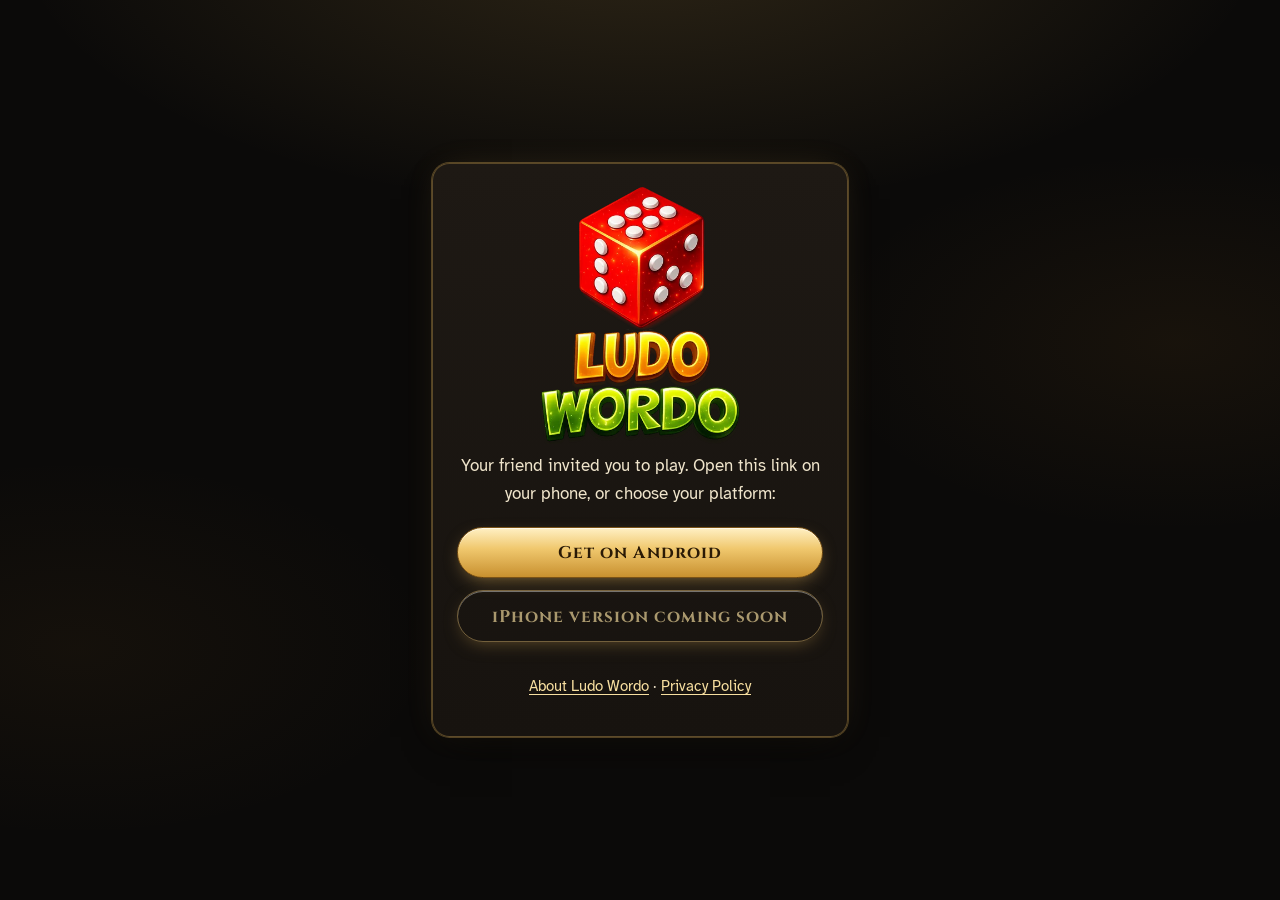
<file: refer.html>
<!DOCTYPE html>
<html lang="en-IN">
<head>
  <meta charset="UTF-8">
  <meta name="viewport" content="width=device-width, initial-scale=1">
  <title>Join me on Ludo Wordo</title>
  <meta name="robots" content="noindex">
  <meta name="description" content="Your friend invited you to play Ludo Wordo, the Ludo word game. Get it free on Google Play.">

  <!-- WhatsApp / social link preview -->
  <meta property="og:type" content="website">
  <meta property="og:site_name" content="Ludo Wordo">
  <meta property="og:title" content="Join me on Ludo Wordo">
  <meta property="og:description" content="Roll the dice, collect letters, finish the secret word first. Tap to get the game free on Google Play.">
  <meta property="og:image" content="https://www.ludowordo.com/assets/img/og-image.png">
  <meta property="og:image:width" content="1200">
  <meta property="og:image:height" content="630">
  <meta name="twitter:card" content="summary_large_image">

  <script>
    // ───────── CONFIG ─────────
    var packageName = "com.dhanadhipatitechnologiesllp.ludowordo";
    var iosAppId    = "";   // put the numeric App Store ID here when the iPhone app is live, e.g. "1234567890"
    var scheme      = "ludowordo://referral?code=";

    // ───────── GET CODE ─────────
    var params = new URLSearchParams(window.location.search);
    var code   = (params.get("code") || "").trim().slice(0, 64);

    // ───────── URLS ─────────
    // The referral code travels to the app through the Play Store install referrer: code=XXXX
    var playStoreUrl =
      "https://play.google.com/store/apps/details?id=" + packageName +
      (code ? "&referrer=code%3D" + encodeURIComponent(code) : "");
    var appStoreUrl = iosAppId ? "https://apps.apple.com/app/id" + iosAppId : "";
    var deepLink    = scheme + encodeURIComponent(code);

    // ───────── DEVICE DETECTION ─────────
    var ua = navigator.userAgent.toLowerCase();
    var isAndroid = /android/.test(ua);
    var isIOS = /iphone|ipad|ipod/.test(ua) || (navigator.platform === "MacIntel" && navigator.maxTouchPoints > 1);

    // ───────── ANDROID: go straight to Google Play (runs before anything else loads) ─────────
    if (isAndroid) {
      window.location.replace(playStoreUrl);
    }
  </script>

  <link rel="icon" href="favicon.ico" sizes="48x48">
  <link rel="icon" href="assets/img/favicon-32.png" type="image/png" sizes="32x32">
  <link rel="preconnect" href="https://fonts.googleapis.com">
  <link rel="preconnect" href="https://fonts.gstatic.com" crossorigin>
  <link rel="stylesheet" href="https://fonts.googleapis.com/css2?family=Atkinson+Hyperlegible:wght@400;700&amp;family=Baloo+2:wght@700;800&amp;display=swap">
  <link rel="stylesheet" href="assets/css/site.css">
  <link rel="stylesheet" href="https://fonts.googleapis.com/css2?family=Cinzel:wght@600;700;800&display=swap">
  <link rel="stylesheet" href="assets/css/premium.css">
</head>
<body>
<main class="refer">
  <div class="refer-box">
    <h1 class="refer-logo"><img src="assets/img/logo-360.webp" alt="Ludo Wordo" width="360" height="464"></h1>

    <p id="status" role="status">Opening Google Play…</p>
    <div id="codeBox" hidden>
      <p style="margin:0">Your friend’s invite code</p>
      <span class="refer-code" id="codeText"></span>
    </div>

    <div class="refer-actions" id="actions" hidden>
      <a id="androidBtn" class="btn btn-green">Get on Android</a>
      <a id="iosBtn" class="btn btn-ghost">Get on iPhone</a>
    </div>

    <p style="margin-top:2rem;font-size:.95rem">
      <a href="./">About Ludo Wordo</a> · <a href="privacy-policy.html">Privacy Policy</a>
    </p>
  </div>
</main>

<script>
  (function () {
    var status  = document.getElementById("status");
    var actions = document.getElementById("actions");
    var android = document.getElementById("androidBtn");
    var ios     = document.getElementById("iosBtn");

    android.href = playStoreUrl;

    if (code) {
      document.getElementById("codeText").textContent = code;
      document.getElementById("codeBox").hidden = false;
    }

    function iosComingSoon() {
      ios.removeAttribute("href");
      ios.setAttribute("aria-disabled", "true");
      ios.textContent = "iPhone version coming soon";
    }

    if (isAndroid) {
      // Redirect already started in <head>. Show a button in case the browser blocked it.
      status.textContent = "Opening Google Play… If nothing happens, tap the button below.";
      ios.hidden = true;
      actions.hidden = false;
    } else if (isIOS) {
      if (iosAppId) {
        status.textContent = "Opening Ludo Wordo…";
        window.location.href = deepLink;              // try the app first
        setTimeout(function () { window.location.href = appStoreUrl; }, 1500);
        ios.href = appStoreUrl;
        android.hidden = true;
        actions.hidden = false;
      } else {
        status.textContent = "Ludo Wordo is available on Android. The iPhone version is coming soon.";
        iosComingSoon();
        android.hidden = true;
        actions.hidden = false;
      }
    } else {
      status.textContent = "Your friend invited you to play. Open this link on your phone, or choose your platform:";
      if (iosAppId) { ios.href = appStoreUrl; } else { iosComingSoon(); }
      actions.hidden = false;
    }
  })();
</script>
</body>
</html>
</file>
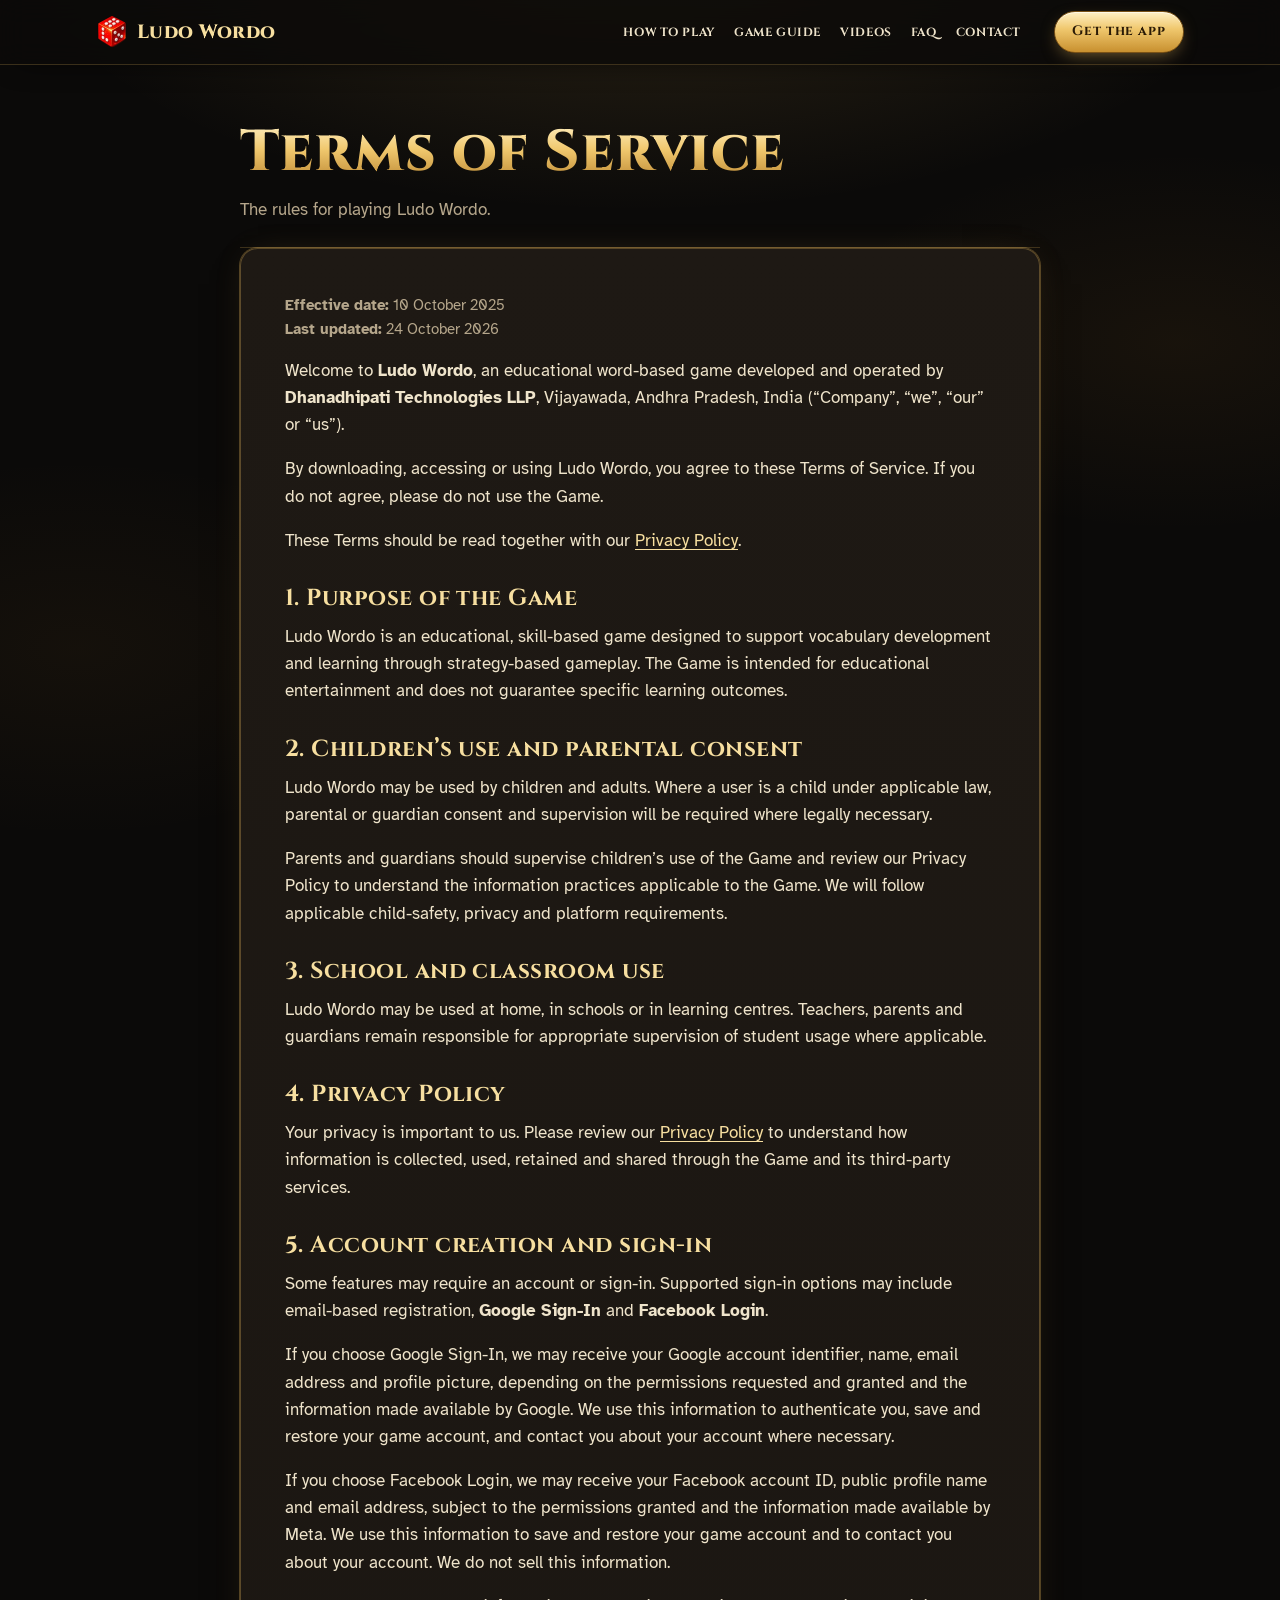
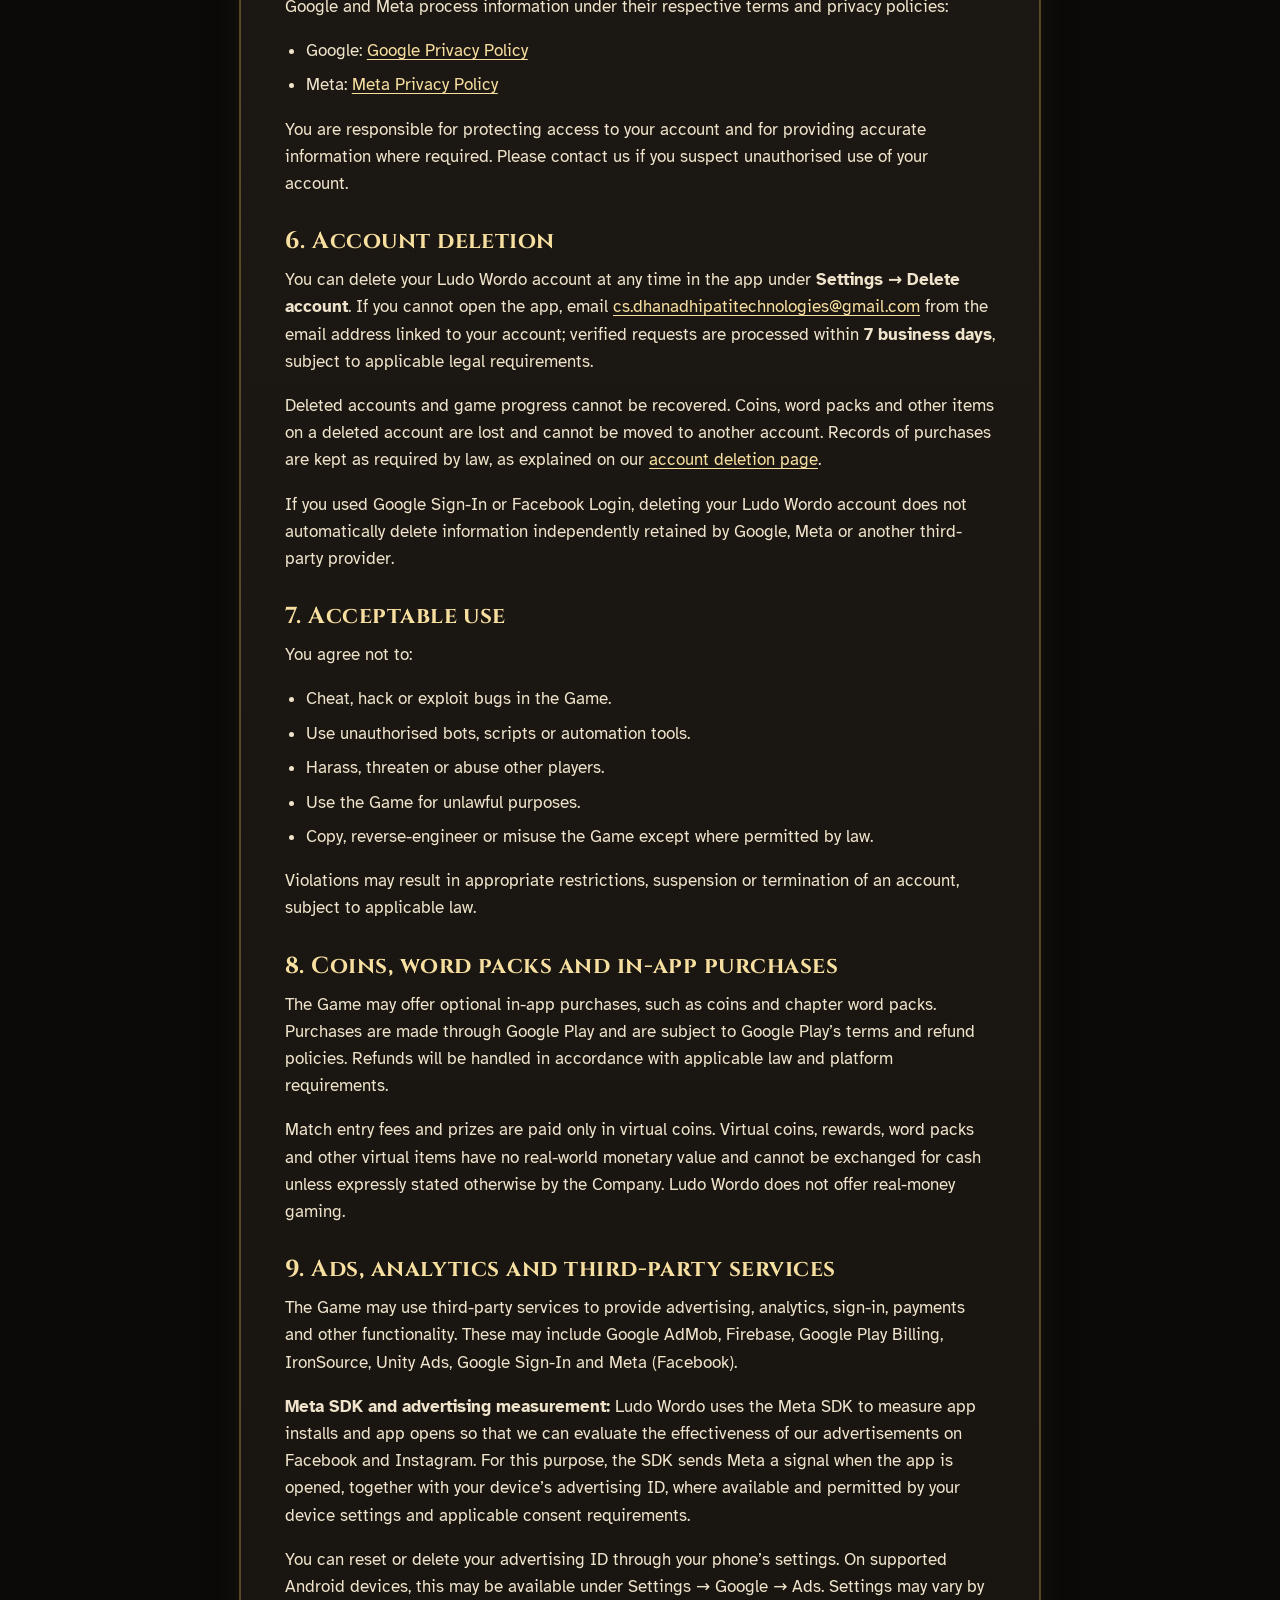
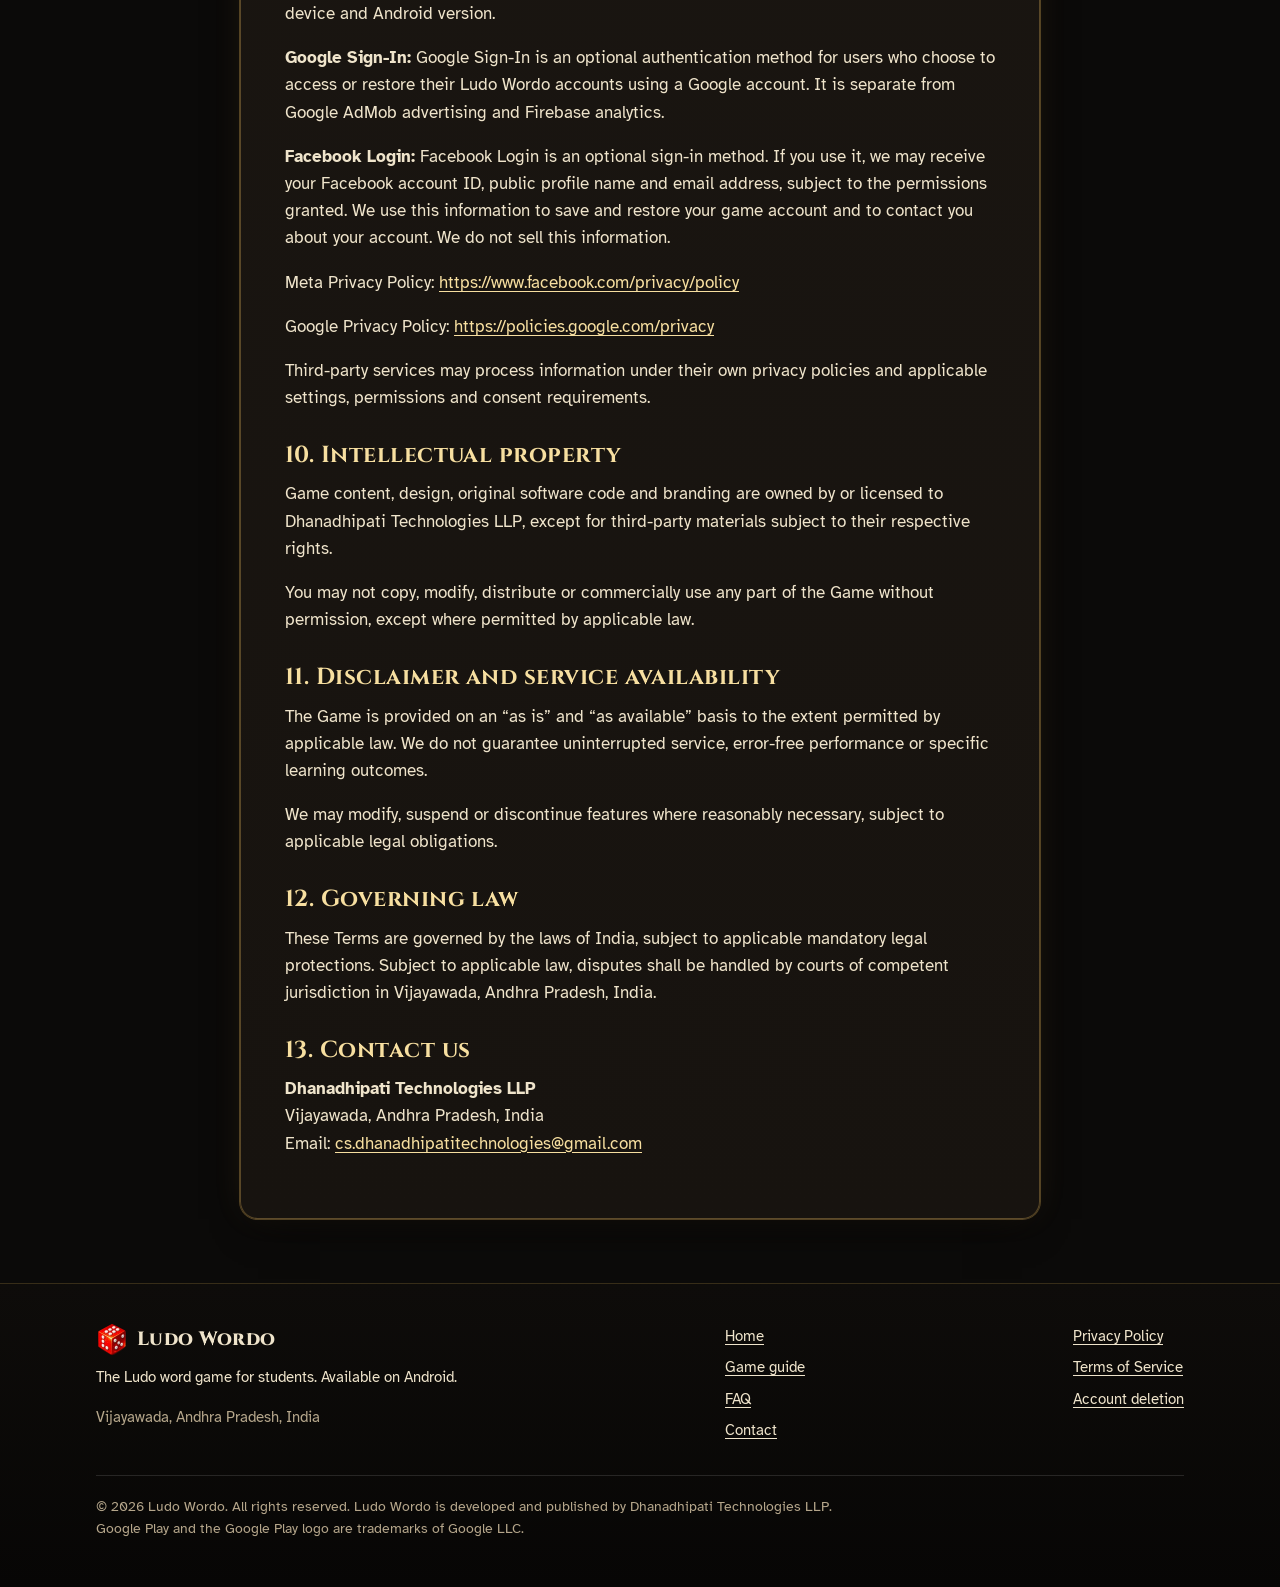
<file: terms-of-service.html>
<!DOCTYPE html>
<html lang="en-IN">
<head>
  <meta charset="UTF-8">
  <meta name="viewport" content="width=device-width, initial-scale=1">
  <title>Terms of Service | Ludo Wordo</title>
  <meta name="description" content="Terms of Service for the Ludo Wordo game.">
  <link rel="canonical" href="https://www.ludowordo.com/terms-of-service.html">
  <meta name="theme-color" content="#0b0a09">
  <meta property="og:type" content="website">
  <meta property="og:site_name" content="Ludo Wordo">
  <meta property="og:title" content="Terms of Service | Ludo Wordo">
  <meta property="og:description" content="Terms of Service for the Ludo Wordo game.">
  <meta property="og:url" content="https://www.ludowordo.com/terms-of-service.html">
  <meta property="og:image" content="https://www.ludowordo.com/assets/img/og-image.png">
  <meta name="twitter:card" content="summary_large_image">
  <link rel="icon" href="favicon.ico" sizes="48x48">
  <link rel="icon" href="assets/img/favicon-32.png" type="image/png" sizes="32x32">
  <link rel="apple-touch-icon" href="assets/img/apple-touch-icon.png">
  <link rel="manifest" href="site.webmanifest">
  <link rel="preconnect" href="https://fonts.googleapis.com">
  <link rel="preconnect" href="https://fonts.gstatic.com" crossorigin>
  <link rel="stylesheet" href="https://fonts.googleapis.com/css2?family=Atkinson+Hyperlegible:wght@400;700&amp;family=Baloo+2:wght@600;700;800&amp;display=swap">
  <link rel="stylesheet" href="assets/css/site.css">
  <link rel="stylesheet" href="https://fonts.googleapis.com/css2?family=Cinzel:wght@600;700;800&display=swap">
  <link rel="stylesheet" href="assets/css/premium.css">
  <script src="assets/js/site.js" defer></script>
</head>
<body>
<a class="skip-link" href="#main">Skip to content</a>

<header class="site-header">
  <div class="wrap">
    <a class="brand" href="./" aria-label="Ludo Wordo home">
      <img class="brand-die" src="assets/img/dice-64.webp" alt="" width="32" height="32">
      Ludo Wordo
    </a>
    <nav class="site-nav" aria-label="Main">
      <ul>
        <li><a href="./#how-to-play">How to play</a></li>
        <li><a href="ludo-wordo.html">Game guide</a></li>
        <li><a href="./#videos">Videos</a></li>
        <li><a href="./#faq">FAQ</a></li>
        <li><a href="contact.html">Contact</a></li>
      </ul>
    </nav>
    <a class="header-cta" data-cta="header" href="https://play.google.com/store/apps/details?id=com.dhanadhipatitechnologiesllp.ludowordo&amp;referrer=utm_source%3Dludowordo.com%26utm_medium%3Dwebsite%26utm_campaign%3Dheader">Get the app</a>
  </div>
</header>

<main id="main">
  <div class="wrap wrap-narrow">
    <div class="doc-hero">
      <h1>Terms of Service</h1>
      <p>The rules for playing Ludo Wordo.</p>
    </div>
    <article class="doc">
      <p class="meta"><strong>Effective date:</strong> 10 October 2025<br><strong>Last updated:</strong> 24 October 2026</p>

      <p>Welcome to <strong>Ludo Wordo</strong>, an educational word-based game developed and operated by <strong>Dhanadhipati Technologies LLP</strong>, Vijayawada, Andhra Pradesh, India (“Company”, “we”, “our” or “us”).</p>
      <p>By downloading, accessing or using Ludo Wordo, you agree to these Terms of Service. If you do not agree, please do not use the Game.</p>
      <p>These Terms should be read together with our <a href="privacy-policy.html">Privacy Policy</a>.</p>

      <h2>1. Purpose of the Game</h2>
      <p>Ludo Wordo is an educational, skill-based game designed to support vocabulary development and learning through strategy-based gameplay. The Game is intended for educational entertainment and does not guarantee specific learning outcomes.</p>

      <h2>2. Children’s use and parental consent</h2>
      <p>Ludo Wordo may be used by children and adults. Where a user is a child under applicable law, parental or guardian consent and supervision will be required where legally necessary.</p>
      <p>Parents and guardians should supervise children’s use of the Game and review our Privacy Policy to understand the information practices applicable to the Game. We will follow applicable child-safety, privacy and platform requirements.</p>

      <h2>3. School and classroom use</h2>
      <p>Ludo Wordo may be used at home, in schools or in learning centres. Teachers, parents and guardians remain responsible for appropriate supervision of student usage where applicable.</p>

      <h2>4. Privacy Policy</h2>
      <p>Your privacy is important to us. Please review our <a href="privacy-policy.html">Privacy Policy</a> to understand how information is collected, used, retained and shared through the Game and its third-party services.</p>

      <h2>5. Account creation and sign-in</h2>
      <p>Some features may require an account or sign-in. Supported sign-in options may include email-based registration, <strong>Google Sign-In</strong> and <strong>Facebook Login</strong>.</p>
      <p>If you choose Google Sign-In, we may receive your Google account identifier, name, email address and profile picture, depending on the permissions requested and granted and the information made available by Google. We use this information to authenticate you, save and restore your game account, and contact you about your account where necessary.</p>
      <p>If you choose Facebook Login, we may receive your Facebook account ID, public profile name and email address, subject to the permissions granted and the information made available by Meta. We use this information to save and restore your game account and to contact you about your account. We do not sell this information.</p>
      <p>Google and Meta process information under their respective terms and privacy policies:</p>
      <ul>
        <li>Google: <a href="https://policies.google.com/privacy" target="_blank" rel="noopener noreferrer">Google Privacy Policy</a></li>
        <li>Meta: <a href="https://www.facebook.com/privacy/policy" target="_blank" rel="noopener noreferrer">Meta Privacy Policy</a></li>
      </ul>
      <p>You are responsible for protecting access to your account and for providing accurate information where required. Please contact us if you suspect unauthorised use of your account.</p>

      <h2>6. Account deletion</h2>
      <p>You can delete your Ludo Wordo account at any time in the app under <strong>Settings → Delete account</strong>. If you cannot open the app, email <a href="mailto:cs.dhanadhipatitechnologies@gmail.com">cs.dhanadhipatitechnologies@gmail.com</a> from the email address linked to your account; verified requests are processed within <strong>7 business days</strong>, subject to applicable legal requirements.</p>
      <p>Deleted accounts and game progress cannot be recovered. Coins, word packs and other items on a deleted account are lost and cannot be moved to another account. Records of purchases are kept as required by law, as explained on our <a href="account-deletion.html">account deletion page</a>.</p>
      <p>If you used Google Sign-In or Facebook Login, deleting your Ludo Wordo account does not automatically delete information independently retained by Google, Meta or another third-party provider.</p>

      <h2>7. Acceptable use</h2>
      <p>You agree not to:</p>
      <ul>
        <li>Cheat, hack or exploit bugs in the Game.</li>
        <li>Use unauthorised bots, scripts or automation tools.</li>
        <li>Harass, threaten or abuse other players.</li>
        <li>Use the Game for unlawful purposes.</li>
        <li>Copy, reverse-engineer or misuse the Game except where permitted by law.</li>
      </ul>
      <p>Violations may result in appropriate restrictions, suspension or termination of an account, subject to applicable law.</p>

      <h2>8. Coins, word packs and in-app purchases</h2>
      <p>The Game may offer optional in-app purchases, such as coins and chapter word packs. Purchases are made through Google Play and are subject to Google Play’s terms and refund policies. Refunds will be handled in accordance with applicable law and platform requirements.</p>
      <p>Match entry fees and prizes are paid only in virtual coins. Virtual coins, rewards, word packs and other virtual items have no real-world monetary value and cannot be exchanged for cash unless expressly stated otherwise by the Company. Ludo Wordo does not offer real-money gaming.</p>

      <h2>9. Ads, analytics and third-party services</h2>
      <p>The Game may use third-party services to provide advertising, analytics, sign-in, payments and other functionality. These may include Google AdMob, Firebase, Google Play Billing, IronSource, Unity Ads, Google Sign-In and Meta (Facebook).</p>
      <p><strong>Meta SDK and advertising measurement:</strong> Ludo Wordo uses the Meta SDK to measure app installs and app opens so that we can evaluate the effectiveness of our advertisements on Facebook and Instagram. For this purpose, the SDK sends Meta a signal when the app is opened, together with your device’s advertising ID, where available and permitted by your device settings and applicable consent requirements.</p>
      <p>You can reset or delete your advertising ID through your phone’s settings. On supported Android devices, this may be available under Settings → Google → Ads. Settings may vary by device and Android version.</p>
      <p><strong>Google Sign-In:</strong> Google Sign-In is an optional authentication method for users who choose to access or restore their Ludo Wordo accounts using a Google account. It is separate from Google AdMob advertising and Firebase analytics.</p>
      <p><strong>Facebook Login:</strong> Facebook Login is an optional sign-in method. If you use it, we may receive your Facebook account ID, public profile name and email address, subject to the permissions granted. We use this information to save and restore your game account and to contact you about your account. We do not sell this information.</p>
      <p>Meta Privacy Policy: <a href="https://www.facebook.com/privacy/policy" target="_blank" rel="noopener noreferrer">https://www.facebook.com/privacy/policy</a></p>
      <p>Google Privacy Policy: <a href="https://policies.google.com/privacy" target="_blank" rel="noopener noreferrer">https://policies.google.com/privacy</a></p>
      <p>Third-party services may process information under their own privacy policies and applicable settings, permissions and consent requirements.</p>

      <h2>10. Intellectual property</h2>
      <p>Game content, design, original software code and branding are owned by or licensed to Dhanadhipati Technologies LLP, except for third-party materials subject to their respective rights.</p>
      <p>You may not copy, modify, distribute or commercially use any part of the Game without permission, except where permitted by applicable law.</p>

      <h2>11. Disclaimer and service availability</h2>
      <p>The Game is provided on an “as is” and “as available” basis to the extent permitted by applicable law. We do not guarantee uninterrupted service, error-free performance or specific learning outcomes.</p>
      <p>We may modify, suspend or discontinue features where reasonably necessary, subject to applicable legal obligations.</p>

      <h2>12. Governing law</h2>
      <p>These Terms are governed by the laws of India, subject to applicable mandatory legal protections. Subject to applicable law, disputes shall be handled by courts of competent jurisdiction in Vijayawada, Andhra Pradesh, India.</p>

      <h2>13. Contact us</h2>
      <p><strong>Dhanadhipati Technologies LLP</strong><br>Vijayawada, Andhra Pradesh, India<br>Email: <a href="mailto:cs.dhanadhipatitechnologies@gmail.com">cs.dhanadhipatitechnologies@gmail.com</a></p>

    </article>
  </div>
</main>

<footer class="site-footer">
  <div class="wrap">
    <div class="footer-grid">
      <div class="footer-brand">
        <a class="brand" href="./"><img class="brand-die" src="assets/img/dice-64.webp" alt="" width="32" height="32">Ludo Wordo</a>
        <p>The Ludo word game for students. Available on Android.</p>
        <p class="footer-place">Vijayawada, Andhra Pradesh, India</p>
      </div>
      <nav aria-label="Game">
        <ul class="footer-links">
          <li><a href="./">Home</a></li>
          <li><a href="ludo-wordo.html">Game guide</a></li>
          <li><a href="./#faq">FAQ</a></li>
          <li><a href="contact.html">Contact</a></li>
        </ul>
      </nav>
      <nav aria-label="Legal">
        <ul class="footer-links">
          <li><a href="privacy-policy.html">Privacy Policy</a></li>
          <li><a href="terms-of-service.html">Terms of Service</a></li>
          <li><a href="account-deletion.html">Account deletion</a></li>
        </ul>
      </nav>
    </div>
    <p class="copyright">© 2026 Ludo Wordo. All rights reserved. Ludo Wordo is developed and published by Dhanadhipati Technologies LLP.<br>Google Play and the Google Play logo are trademarks of Google LLC.</p>
  </div>
</footer>
</body>
</html>
</file>
<file: assets/css/site.css>
/* Ludo Wordo — site styles
   Parchment + wood board look, bright Ludo colours.
   One stylesheet for every page so the browser caches it once. */

:root {
  --parchment: #f6e7c6;
  --parchment-deep: #ecd5a3;
  --paper: #fbf3df;
  --wood: #5a3418;
  --wood-dark: #3a200c;
  --ink: #2e1c0c;
  --ink-soft: #5b4430;
  --gold: #e3a82b;
  --gold-deep: #9a6a0c;
  --red: #d2343f;
  --green: #1f8f50;
  --blue: #2468cc;
  --yellow: #f4c324;
  --line: #d9bd85;

  --font-display: "Baloo 2", "Trebuchet MS", system-ui, sans-serif;
  --font-body: "Atkinson Hyperlegible", "Segoe UI", system-ui, -apple-system, sans-serif;

  --wrap: 72rem;
  --gutter: clamp(1rem, 4vw, 2rem);
  --radius-tile: 0.6rem;
  --radius-panel: 1.1rem;
}

*, *::before, *::after { box-sizing: border-box; }

html {
  -webkit-text-size-adjust: 100%;
  scroll-behavior: smooth;
  scroll-padding-top: 5rem;
}

@media (prefers-reduced-motion: reduce) {
  html { scroll-behavior: auto; }
  *, *::before, *::after { animation: none !important; transition: none !important; }
}

body {
  margin: 0;
  font-family: var(--font-body);
  font-size: 1.0625rem;
  line-height: 1.6;
  color: var(--ink);
  background-color: var(--parchment);
  background-image:
    radial-gradient(ellipse at 20% 0%, rgba(255,255,255,.45), transparent 55%),
    radial-gradient(ellipse at 100% 60%, rgba(176,122,40,.10), transparent 50%);
  background-attachment: fixed;
}

img, svg, iframe { max-width: 100%; display: block; }

a { color: var(--blue); text-underline-offset: 0.18em; }
a:hover { color: #164a96; }

:focus-visible {
  outline: 3px solid var(--blue);
  outline-offset: 3px;
  border-radius: 4px;
}

h1, h2, h3 {
  font-family: var(--font-display);
  line-height: 1.1;
  color: var(--ink);
  margin: 0 0 0.5em;
}
h2 { font-size: clamp(1.9rem, 4.5vw, 2.8rem); font-weight: 800; letter-spacing: -0.01em; }
h3 { font-size: 1.35rem; font-weight: 700; }
p { margin: 0 0 1em; }

.wrap { max-width: var(--wrap); margin: 0 auto; padding: 0 var(--gutter); }

.skip-link {
  position: absolute; left: 1rem; top: -4rem; z-index: 100;
  background: var(--ink); color: #fff; padding: .6rem 1rem; border-radius: .5rem;
}
.skip-link:focus { top: 1rem; color: #fff; }

.visually-hidden {
  position: absolute !important; width: 1px; height: 1px; overflow: hidden;
  clip: rect(0 0 0 0); white-space: nowrap;
}

/* ---------- Wood header ---------- */

.site-header {
  position: sticky; top: 0; z-index: 50;
  background-color: var(--wood);
  background-image:
    repeating-linear-gradient(92deg, rgba(255,255,255,.035) 0 2px, transparent 2px 9px),
    repeating-linear-gradient(88deg, rgba(0,0,0,.08) 0 1px, transparent 1px 23px);
  border-bottom: 3px solid var(--gold-deep);
  color: var(--paper);
}
.site-header .wrap {
  display: flex; align-items: center; gap: 1rem;
  min-height: 4rem;
}
.brand {
  display: flex; align-items: center; gap: .55rem;
  color: var(--paper); text-decoration: none;
  font-family: var(--font-display); font-weight: 800; font-size: 1.35rem;
  white-space: nowrap;
}
.brand:hover { color: #fff; }
.brand-die { width: 2rem; height: 2rem; flex: none; }

.site-nav { flex: 1; min-width: 0; }
.site-nav ul {
  list-style: none; margin: 0; padding: 0;
  display: flex; gap: .25rem; justify-content: flex-end;
}
.site-nav a {
  display: block; padding: .45rem .7rem; border-radius: .5rem;
  color: #f3e2bf; text-decoration: none; font-weight: 700; font-size: .95rem; white-space: nowrap;
}
.site-nav a:hover, .site-nav a[aria-current="page"] { background: rgba(255,255,255,.1); color: #fff; }

.header-cta {
  flex: none;
  background: var(--gold); color: var(--ink);
  font-weight: 700; text-decoration: none;
  padding: .5rem .95rem; border-radius: 999px;
  box-shadow: 0 2px 0 var(--gold-deep);
}
.header-cta:hover { background: #f0bb45; color: var(--ink); }

@media (max-width: 1060px) {
  .site-header .wrap { flex-wrap: wrap; gap: 0 .75rem; padding-top: .4rem; }
  .brand { order: 1; }
  .header-cta { order: 2; margin-left: auto; font-size: .9rem; }
  .site-nav { order: 3; flex-basis: 100%; overflow-x: auto; scrollbar-width: none; }
  .site-nav::-webkit-scrollbar { display: none; }
  .site-nav ul { justify-content: flex-start; padding: .2rem 0 .45rem; }
  .site-nav a { white-space: nowrap; padding: .35rem .6rem; font-size: .9rem; }
}

/* ---------- Ludo path strip (used as a divider in a few places) ---------- */

.path-strip {
  height: 14px;
  background:
    linear-gradient(90deg, var(--line) 1px, transparent 1px) 0 0 / 28px 14px,
    repeating-linear-gradient(90deg,
      var(--red) 0 28px, var(--paper) 28px 56px,
      var(--green) 56px 84px, var(--paper) 84px 112px,
      var(--yellow) 112px 140px, var(--paper) 140px 168px,
      var(--blue) 168px 196px, var(--paper) 196px 224px);
  border-block: 2px solid var(--wood);
}

/* ---------- Letter tiles (the signature element) ---------- */

.tiles { display: flex; flex-wrap: wrap; gap: .3em; margin: 0; padding: 0; list-style: none; }
.tiles .word { display: flex; gap: .12em; }
.tile {
  --c: var(--red);
  display: inline-grid; place-items: center;
  width: 1.12em; height: 1.18em;
  font-family: var(--font-display); font-weight: 800; line-height: 1;
  color: #fff;
  background: var(--c);
  border-radius: .16em;
  box-shadow: inset 0 -.08em 0 rgba(0,0,0,.22), 0 .06em 0 var(--wood-dark);
  text-shadow: 0 .04em 0 rgba(0,0,0,.25);
  padding-top: .1em;
}
.tile.g { --c: var(--green); }
.tile.y { --c: var(--yellow); color: var(--ink); text-shadow: none; }
.tile.b { --c: var(--blue); }
.tile.blank {
  background: transparent; color: var(--ink);
  box-shadow: none; text-shadow: none;
  border: .07em dashed var(--wood);
}



/* ---------- Hero ---------- */

.hero { padding: clamp(2rem, 6vw, 4.5rem) 0 clamp(2.5rem, 6vw, 4rem); }
.hero .wrap {
  display: grid; gap: clamp(2rem, 5vw, 4rem);
  grid-template-columns: minmax(0, 1.25fr) minmax(0, .75fr);
  align-items: center;
}
.hero h1 { font-size: clamp(3rem, 10vw, 5.6rem); margin-bottom: .3em; }
.hero h1 .tiles { gap: .25em .35em; }
.hero-tagline {
  font-family: var(--font-display); font-weight: 700;
  font-size: clamp(1.35rem, 3vw, 1.75rem); line-height: 1.25;
  margin-bottom: .6em; max-width: 26ch;
}
.hero-text { color: var(--ink-soft); max-width: 46ch; font-size: 1.1rem; }
.hero-actions { display: flex; flex-wrap: wrap; align-items: center; gap: .75rem 1.25rem; margin-top: 1.5rem; }
.hero-note { font-size: .95rem; color: var(--ink-soft); margin: 0; }
.hero-legal { margin-top: 1.25rem; font-size: .95rem; color: var(--ink-soft); }

.play-badge { display: inline-block; line-height: 0; border-radius: .6rem; }
.play-badge img { height: 64px; width: auto; margin: -9px; } /* official badge has built-in padding */

@media (max-width: 760px) {
  .hero .wrap { grid-template-columns: 1fr; }
  .hero-media { order: 2; }
}

/* ---------- Phone frame + YouTube facade ---------- */

.phone {
  width: min(100%, 300px); margin-inline: auto;
  padding: 10px; border-radius: 34px;
  background: linear-gradient(160deg, #3d2410, #1f1105);
  box-shadow: 0 0 0 3px var(--gold-deep), 0 22px 40px -18px rgba(58,32,12,.7);
}
.phone .yt { border-radius: 25px; }

.yt {
  position: relative; display: block; overflow: hidden;
  aspect-ratio: 9 / 16; width: 100%;
  background: #1b0f05; color: #fff;
  border-radius: var(--radius-tile);
}
.yt img { width: 100%; height: 100%; object-fit: cover; }
.yt iframe { position: absolute; inset: 0; width: 100%; height: 100%; border: 0; }
.yt-play {
  position: absolute; left: 50%; top: 50%; translate: -50% -50%;
  width: 68px; height: 68px; border-radius: 50%;
  background: rgba(210,52,63,.95);
  box-shadow: 0 0 0 5px rgba(255,255,255,.85);
  display: grid; place-items: center;
  transition: transform .15s;
}
.yt-play::after {
  content: ""; margin-left: 6px;
  border-left: 22px solid #fff; border-block: 14px solid transparent;
}
.yt:hover .yt-play, .yt:focus-visible .yt-play { transform: scale(1.08); }
.yt-label {
  position: absolute; left: 0; right: 0; bottom: 0;
  padding: 2.2rem .8rem .8rem;
  background: linear-gradient(transparent, rgba(0,0,0,.78));
  font-weight: 700; font-size: .95rem; line-height: 1.3;
}

/* ---------- Generic sections ---------- */

.section { padding: clamp(3rem, 8vw, 5.5rem) 0; }
.section-intro { max-width: 44rem; margin-bottom: 2.25rem; }
.section-intro p { color: var(--ink-soft); font-size: 1.12rem; }
.section-alt { background: var(--paper); border-block: 1px solid var(--line); }

/* the wood "board" section */
.section-wood {
  background-color: var(--wood);
  background-image:
    repeating-linear-gradient(91deg, rgba(255,255,255,.03) 0 2px, transparent 2px 11px),
    repeating-linear-gradient(89deg, rgba(0,0,0,.09) 0 1px, transparent 1px 31px);
  color: #f3e2bf;
}
.section-wood h2, .section-wood h3 { color: #fff3d6; }
.section-wood .section-intro p { color: #e6cfa0; }
.section-wood a { color: #ffd76a; }

/* ---------- How to play: steps laid out as squares on a path ---------- */

.steps {
  list-style: none; margin: 0; padding: 0;
  display: grid; gap: 1rem;
  grid-template-columns: repeat(auto-fit, minmax(min(100%, 19rem), 1fr));
  counter-reset: step;
}
.step {
  counter-increment: step;
  position: relative;
  background: var(--paper);
  border: 2px solid var(--wood);
  border-radius: var(--radius-panel);
  padding: 1.25rem 1.25rem 1.1rem 4.5rem;
  min-height: 7.5rem;
}
.step::before {
  content: counter(step);
  position: absolute; left: 1rem; top: 1.1rem;
  width: 2.5rem; height: 2.5rem;
  display: grid; place-items: center;
  font-family: var(--font-display); font-weight: 800; font-size: 1.4rem;
  color: #fff; background: var(--c, var(--red));
  border-radius: .45rem;
  box-shadow: inset 0 -3px 0 rgba(0,0,0,.2);
  padding-top: .15rem;
}
.step:nth-child(4n+2) { --c: var(--green); }
.step:nth-child(4n+3) { --c: var(--gold-deep); }
.step:nth-child(4n+4) { --c: var(--blue); }
.step h3 { margin-bottom: .3rem; font-size: 1.2rem; }
.step p { margin: 0; color: var(--ink-soft); font-size: 1rem; }

.guide-link { margin-top: 1.75rem; font-weight: 700; }

/* ---------- Features ---------- */

.feature-grid {
  display: grid; gap: 2.25rem 2.5rem;
  grid-template-columns: repeat(auto-fit, minmax(min(100%, 17rem), 1fr));
}
.feature { border-top: 4px solid var(--c, var(--red)); padding-top: 1rem; }
.feature:nth-child(4n+2) { --c: var(--green); }
.feature:nth-child(4n+3) { --c: var(--yellow); }
.feature:nth-child(4n+4) { --c: var(--blue); }
.feature p { margin: 0; color: inherit; opacity: .92; }
.feature ul { margin: .5rem 0 0; padding-left: 1.1rem; }
.feature li { margin-bottom: .25rem; }

/* ---------- Learning ---------- */

.audience-grid {
  display: grid; gap: 1.25rem;
  grid-template-columns: repeat(auto-fit, minmax(min(100%, 16rem), 1fr));
  margin-bottom: 3rem;
}
.audience {
  background: var(--paper); border: 1px solid var(--line);
  border-radius: var(--radius-panel); padding: 1.5rem;
}
.audience h3 { display: flex; align-items: center; gap: .6rem; }
.audience h3 .tile { font-size: 1.5rem; flex: none; }
.audience ul { margin: 0; padding-left: 1.1rem; color: var(--ink-soft); }
.audience li { margin-bottom: .4rem; }

.week {
  display: grid; gap: 2rem; align-items: center;
  grid-template-columns: minmax(0, 1fr) minmax(0, 1.1fr);
}
.week-days {
  list-style: none; margin: 0; padding: 0;
  display: grid; grid-template-columns: repeat(7, minmax(0, 1fr)); gap: .35rem;
}
@media (max-width: 520px) {
  .week-days { grid-template-columns: repeat(4, minmax(0, 1fr)); }
}
.week-days li {
  aspect-ratio: 1; display: grid; place-items: center; text-align: center;
  background: var(--paper); border: 2px solid var(--wood); border-radius: .5rem;
  font-family: var(--font-display); font-weight: 700; font-size: clamp(.72rem, 1.4vw, .92rem);
  line-height: 1.1; padding: .15rem; min-width: 0; overflow-wrap: anywhere; hyphens: auto;
}
.week-days li:first-child { background: var(--gold); }
.week-caption { font-size: .95rem; color: var(--ink-soft); margin-top: .75rem; }

@media (max-width: 760px) { .week { grid-template-columns: 1fr; } }

/* ---------- Word packs: a bookshelf ---------- */

.shelf {
  background: linear-gradient(var(--wood), var(--wood-dark));
  border-radius: var(--radius-panel);
  padding: 1.25rem 1.25rem 0;
  box-shadow: inset 0 -14px 0 #2a1607;
}
.shelf-row {
  display: flex; gap: .55rem; align-items: flex-end;
  list-style: none; margin: 0; padding: 0 0 14px;
  overflow-x: auto;
  scrollbar-color: var(--gold-deep) transparent;
}
.book {
  position: relative;
  flex: none; width: 4.6rem; min-height: 11rem;
  display: flex; flex-direction: column; justify-content: space-between;
  padding: .7rem .4rem;
  border-radius: .35rem .35rem .15rem .15rem;
  background: var(--c, var(--red)); color: #fff;
  box-shadow: inset -6px 0 0 rgba(0,0,0,.15), inset 0 6px 0 rgba(255,255,255,.12);
  text-align: center;
}
.book:nth-child(4n+2) { --c: var(--green); }
.book:nth-child(4n+3) { --c: #c98a12; }
.book:nth-child(4n+4) { --c: var(--blue); }
.book:nth-child(odd) { min-height: 12.5rem; }
.book strong { font-family: var(--font-display); font-size: 1.6rem; line-height: 1; display: block; }
.book span { font-size: .78rem; line-height: 1.2; font-weight: 700; }
.pack-points { display: grid; gap: 1rem 2rem; grid-template-columns: repeat(auto-fit, minmax(min(100%, 15rem), 1fr)); margin-top: 2rem; }
.pack-points p { margin: 0; color: var(--ink-soft); }
.pack-points strong { color: var(--ink); display: block; font-family: var(--font-display); font-size: 1.15rem; }

/* ---------- Horizontal scrollers (videos, screenshots) ---------- */

.scroller {
  position: relative;
  display: grid; grid-auto-flow: column;
  grid-auto-columns: minmax(11.5rem, 14rem);
  gap: 1rem; overflow-x: auto;
  padding: .25rem .25rem 1rem;
  scroll-snap-type: x mandatory;
  scrollbar-color: var(--gold-deep) transparent;
}
.scroller > * { scroll-snap-align: start; margin: 0; }
.scroller figcaption { font-size: .92rem; margin-top: .5rem; color: var(--ink-soft); }
.section-wood .scroller figcaption { color: #e6cfa0; }


/* ---------- FAQ ---------- */

.faq { max-width: 50rem; }
.faq details {
  border-bottom: 2px solid var(--line);
}
.faq summary {
  cursor: pointer; list-style: none;
  padding: 1.1rem 2.5rem 1.1rem 0; position: relative;
  font-family: var(--font-display); font-weight: 700; font-size: 1.2rem; line-height: 1.3;
}
.faq summary::-webkit-details-marker { display: none; }
.faq summary::after {
  content: "+"; position: absolute; right: .25rem; top: .85rem;
  width: 1.6rem; height: 1.6rem; display: grid; place-items: center;
  border-radius: .35rem; background: var(--wood); color: #fff; font-size: 1.2rem;
  transition: transform .2s;
}
.faq details[open] summary::after { content: "−"; }
.faq details > div { padding: 0 0 1.2rem; color: var(--ink-soft); max-width: 44rem; }
.faq details > div p:last-child { margin: 0; }

/* ---------- Contact / CTA ---------- */

.cta-band {
  display: grid; gap: 2rem; grid-template-columns: minmax(0,1.2fr) minmax(0,1fr); align-items: start;
}
.contact-card {
  background: var(--paper); color: var(--ink);
  border-radius: var(--radius-panel); padding: 1.5rem;
  border: 3px solid var(--gold);
}
.contact-card h3 { color: var(--ink) !important; }
.contact-card a { color: var(--blue) !important; font-weight: 700; word-break: break-word; }
.contact-card p { color: var(--ink-soft); }
@media (max-width: 760px) { .cta-band { grid-template-columns: 1fr; } }

/* ---------- Footer ---------- */

.site-footer {
  background: var(--wood-dark); color: #d9c39b;
  padding: 2.5rem 0 2rem; font-size: .95rem;
}
.footer-grid { display: flex; flex-wrap: wrap; gap: 2rem 3rem; justify-content: space-between; }
.footer-brand { max-width: 26rem; }
.footer-brand .brand { margin-bottom: .6rem; }
.footer-links { list-style: none; margin: 0; padding: 0; display: grid; gap: .45rem; }
.site-footer a { color: #fbe7b8; }
.site-footer a:hover { color: #fff; }
.company { display: flex; align-items: center; gap: .75rem; margin-top: 1rem; }
.company img { width: 3rem; height: 3rem; border-radius: .4rem; }
.copyright { margin-top: 2rem; padding-top: 1.25rem; border-top: 1px solid rgba(255,255,255,.12); font-size: .88rem; }

/* ---------- Document pages (legal, guide, contact) ---------- */

.doc-hero { padding: clamp(2rem, 6vw, 3.5rem) 0 1.5rem; }
.doc-hero h1 { font-size: clamp(2.3rem, 6vw, 3.6rem); font-weight: 800; margin-bottom: .2em; }
.doc-hero p { color: var(--ink-soft); margin: 0; }
.doc {
  background: var(--paper);
  border: 1px solid var(--line);
  border-radius: var(--radius-panel);
  padding: clamp(1.25rem, 4vw, 2.75rem);
  margin-bottom: 4rem;
  max-width: 50rem;
}
.doc h2 { font-size: clamp(1.4rem, 3vw, 1.75rem); margin-top: 2rem; }
.doc h2:first-child { margin-top: 0; }
.doc h3 { margin-top: 1.4rem; font-size: 1.2rem; }
.doc p, .doc li { color: #3f2d1b; }
.doc ul, .doc ol { padding-left: 1.3rem; }
.doc li { margin-bottom: .45rem; }
.doc .meta { font-size: .95rem; color: var(--ink-soft); }
.callout {
  border-left: 6px solid var(--c, var(--green));
  background: #fff9ea; padding: 1rem 1.25rem; border-radius: 0 .6rem .6rem 0;
  margin: 1.25rem 0;
}
.callout.warn { --c: var(--red); }
.callout > :last-child { margin-bottom: 0; }
.path-steps { counter-reset: s; list-style: none; padding: 0 !important; }
.path-steps li { counter-increment: s; position: relative; padding-left: 2.6rem; margin-bottom: .8rem; min-height: 2rem; }
.path-steps li::before {
  content: counter(s); position: absolute; left: 0; top: -.1rem;
  width: 1.9rem; height: 1.9rem; display: grid; place-items: center;
  background: var(--green); color: #fff; border-radius: .35rem;
  font-family: var(--font-display); font-weight: 800; padding-top: .1rem;
}
.toc { font-size: .98rem; columns: 2 14rem; padding-left: 1.2rem; }
.kbd { font-weight: 700; background: #f1dfb6; padding: .05em .35em; border-radius: .3em; white-space: nowrap; }

/* ---------- Referral page ---------- */

.refer {
  min-height: 100vh; min-height: 100dvh;
  display: grid; place-items: center; text-align: center;
  padding: 2rem var(--gutter);
}
.refer-box { max-width: 26rem; }
.refer-box h1 { font-size: clamp(2.6rem, 12vw, 3.6rem); }
.refer-box h1 .tiles { justify-content: center; }
.refer-code {
  display: inline-block; margin: .25rem 0 1rem;
  font-family: var(--font-display); font-weight: 800; font-size: 1.4rem; letter-spacing: .08em;
  background: var(--paper); border: 2px dashed var(--wood); border-radius: .5rem; padding: .2rem .8rem;
}
.btn {
  display: inline-flex; align-items: center; justify-content: center; gap: .5rem;
  min-height: 3rem; padding: .7rem 1.4rem; border-radius: 999px;
  font-weight: 700; text-decoration: none; border: 0; cursor: pointer; font: inherit; font-weight: 700;
}
.btn-green { background: var(--green); color: #fff; box-shadow: 0 3px 0 #145f35; }
.btn-green:hover { background: #1a7d45; color: #fff; }
.btn-ghost { background: transparent; color: var(--ink); border: 2px solid var(--wood); }
.btn-ghost[aria-disabled="true"] { opacity: .65; cursor: default; }
.refer-actions { display: grid; gap: .75rem; margin-top: 1.25rem; }
.refer-actions[hidden] { display: none; }

@media (max-width: 760px) {
  .phone { width: min(78%, 250px); }
}
.wrap-narrow { max-width: 54rem; }

/* ---------- Real logo, screenshots, dice story ---------- */

.brand-die { object-fit: contain; }

.hero-logo { margin: 0 0 1rem; }
.hero-logo img {
  width: clamp(200px, 26vw, 300px); height: auto;
  filter: drop-shadow(0 10px 14px rgba(58,32,12,.28));
  animation: logo-in .8s cubic-bezier(.3,1.4,.6,1) .1s both;
}
@keyframes logo-in {
  from { transform: translateY(-14px) rotate(-4deg) scale(.94); opacity: 0; }
  to { transform: none; opacity: 1; }
}
@media (max-width: 760px) {
  .hero-logo { text-align: center; }
  .hero-logo img { width: 220px; margin-inline: auto; }
}

/* screenshots keep their own shape; every image is the same height */
.scroller.shots { grid-auto-columns: max-content; align-items: start; }
.shots .shot { width: max-content; }
.shots img {
  height: clamp(340px, 62vh, 540px); width: auto;
  border-radius: 1rem;
  border: 5px solid #22140a;
  box-shadow: 0 14px 24px -14px rgba(58,32,12,.6);
  background: #22140a;
}
.shots figcaption { max-width: 16rem; font-weight: 700; color: var(--ink); }

.week-shot { margin: 0; justify-self: center; }
.week-shot img {
  width: min(100%, 300px); height: auto;
  border-radius: 1rem; border: 5px solid #22140a;
  box-shadow: 0 14px 24px -14px rgba(58,32,12,.6);
}

.dice-story { padding-block: clamp(2.5rem, 6vw, 4rem); }
.dice-grid {
  display: grid; gap: clamp(1.5rem, 5vw, 4rem); align-items: center;
  grid-template-columns: minmax(0, .8fr) minmax(0, 1.2fr);
}
.dice-grid img {
  width: min(100%, 340px); height: auto; justify-self: center;
  filter: drop-shadow(0 18px 20px rgba(58,32,12,.35));
}
.dice-grid p { color: var(--ink-soft); font-size: 1.12rem; max-width: 34rem; }
.dice-grid p strong { color: var(--ink); }
@media (max-width: 760px) {
  .dice-grid { grid-template-columns: 1fr; }
  .dice-grid img { width: 220px; }
}

.doc-shot { margin: 1.25rem 0 1.75rem; }
.doc-shot img {
  width: auto; max-width: 100%; max-height: 520px; height: auto;
  border-radius: .9rem; border: 5px solid #22140a;
}
.doc-shot figcaption { font-size: .95rem; color: var(--ink-soft); margin-top: .5rem; }

.refer-logo { margin: 0 0 .5rem; }
.refer-logo img { width: 200px; height: auto; margin-inline: auto; }
.footer-place { margin: .25rem 0 0; }
</file>
<file: assets/css/premium.css>
/* =====================================================================================
   Ludo Wordo — PREMIUM Black & Gold theme (Nov 2026)
   Loaded AFTER site.css on every page: same content, same links, same SEO — a new look that
   matches the game (obsidian + gold, Cinzel titles). Delete the <link> to go back.
   ===================================================================================== */

:root {
  --bg: #0b0a09;
  --bg-2: #110f0d;
  --panel: #17130f;
  --panel-2: #1e1914;
  --edge: rgba(227, 181, 91, 0.32);
  --edge-strong: rgba(240, 200, 120, 0.65);
  --gold: #e3b55b;
  --gold-hi: #f7dfa0;
  --gold-lo: #9d6d26;
  --cream: #efe4cb;
  --muted: #b5a68b;
  --ink: var(--cream);
  --ink-soft: var(--muted);
  --line: rgba(227, 181, 91, 0.22);
  --font-royal: "Cinzel", "Trajan Pro", Georgia, serif;
  --font-display: "Cinzel", Georgia, serif;
  --radius-panel: 1.1rem;
  --glow: 0 0 0 1px var(--edge), 0 18px 40px -18px rgba(0, 0, 0, 0.85), 0 0 36px -14px rgba(227, 181, 91, 0.25);
}

html { background: var(--bg); }
body {
  color: var(--cream);
  background-color: var(--bg);
  background-image:
    radial-gradient(ellipse 70% 45% at 50% -8%, rgba(227, 181, 91, 0.16), transparent 70%),
    radial-gradient(ellipse 40% 30% at 92% 38%, rgba(180, 120, 40, 0.08), transparent 70%),
    radial-gradient(ellipse 40% 30% at 6% 72%, rgba(180, 120, 40, 0.06), transparent 70%);
  background-attachment: fixed;
}

/* ---------- type ---------- */
h1, h2, h3 { color: var(--gold-hi); font-family: var(--font-royal); letter-spacing: 0.02em; }
h2 {
  font-weight: 700;
  font-size: clamp(1.8rem, 4.2vw, 2.7rem);
  background: linear-gradient(180deg, #fff1c6 0%, #f0c86e 45%, #b9842f 100%);
  -webkit-background-clip: text; background-clip: text; color: transparent;
  text-shadow: none;
}
h3 { color: var(--gold-hi); font-weight: 700; }
p, li { color: var(--cream); }
a { color: var(--gold-hi); }
a:hover { color: #fff3cf; }
:focus-visible { outline-color: var(--gold); }
::selection { background: rgba(227, 181, 91, 0.35); color: #fff; }

/* ---------- header ---------- */
.site-header {
  background: rgba(11, 10, 9, 0.82) !important;
  backdrop-filter: blur(14px) saturate(1.2);
  -webkit-backdrop-filter: blur(14px) saturate(1.2);
  border-bottom: 1px solid var(--line) !important;
  box-shadow: 0 10px 30px -18px rgba(0, 0, 0, 0.9) !important;
}
.brand, .brand:hover { color: var(--gold-hi) !important; font-family: var(--font-royal); letter-spacing: 0.04em; }
.site-nav a { color: var(--cream) !important; font-family: var(--font-royal); font-weight: 700; letter-spacing: 0.06em; font-size: 0.86rem; text-transform: uppercase; }
.site-nav a:hover, .site-nav a[aria-current="page"] { color: var(--gold-hi) !important; text-shadow: 0 0 14px rgba(240, 200, 120, 0.45); }
.header-cta, .btn, .btn-green {
  background: linear-gradient(180deg, #fff0c4 0%, #f0c86e 42%, #c8902f 100%) !important;
  color: #2a1a06 !important;
  border: 1px solid #7a5216 !important;
  border-radius: 999px !important;
  font-family: var(--font-royal); font-weight: 700; letter-spacing: 0.06em;
  box-shadow: 0 6px 18px -6px rgba(227, 181, 91, 0.55), inset 0 1px 0 rgba(255, 255, 255, 0.6) !important;
  text-shadow: none !important;
  transition: transform .15s ease, box-shadow .15s ease;
}
.header-cta:hover, .btn:hover, .btn-green:hover { transform: translateY(-1px); box-shadow: 0 10px 26px -8px rgba(227, 181, 91, 0.75), inset 0 1px 0 rgba(255,255,255,.7) !important; }
.btn-ghost {
  background: transparent !important; color: var(--gold-hi) !important;
  border: 1px solid var(--edge-strong) !important; border-radius: 999px !important;
}

/* ---------- hero ---------- */
.hero { background: transparent !important; border: 0 !important; }
.hero-tagline { color: var(--gold-hi) !important; font-family: var(--font-royal); font-weight: 700; letter-spacing: 0.02em; }
.hero-text { color: var(--cream) !important; }
.hero-note, .hero-legal { color: var(--muted) !important; }
.hero-logo img { filter: drop-shadow(0 18px 40px rgba(227, 181, 91, 0.28)); }
.phone {
  background: linear-gradient(160deg, #2a2219, #0f0c0a) !important;
  border: 1px solid var(--edge-strong) !important;
  box-shadow: var(--glow), 0 0 80px -20px rgba(227, 181, 91, 0.35) !important;
}
.yt-play { filter: drop-shadow(0 8px 20px rgba(0,0,0,.6)); }
.yt-label { color: var(--gold-hi) !important; }
.play-badge img { filter: drop-shadow(0 6px 16px rgba(227, 181, 91, 0.35)); }

/* ---------- sections ---------- */
.section, .section-alt, .section-wood, .dice-story, .cta-band {
  background: transparent !important;
  border: 0 !important;
  position: relative;
}
.section-alt, .section-wood {
  background: linear-gradient(180deg, rgba(23, 19, 15, 0.92), rgba(15, 13, 11, 0.92)) !important;
  border-top: 1px solid var(--line) !important;
  border-bottom: 1px solid var(--line) !important;
}
.section-wood h2, .section-wood h3 { color: var(--gold-hi); }
.section-wood .section-intro p, .section-intro p { color: var(--muted) !important; }
.section-wood a { color: var(--gold-hi) !important; }
/* a thin gold ornament under every section title */
.section h2::after {
  content: ""; display: block; width: 84px; height: 2px; margin: 0.55em 0 0;
  background: linear-gradient(90deg, transparent, var(--gold), transparent);
}
/* the ornament follows the heading's alignment (left by default, centred only under centred headings) */
[style*="text-align:center"] h2::after, [style*="text-align: center"] h2::after, .cta-band h2::after { margin-left: auto; margin-right: auto; }

/* ---------- cards (steps, features, audiences, contact, books, FAQ) ---------- */
.step, .feature, .audience, .contact-card, .refer-box, .callout, .toc, .week, .pack-points p {
  background: linear-gradient(180deg, var(--panel-2), var(--panel)) !important;
  color: var(--cream) !important;
  border: 1px solid var(--edge) !important;
  border-radius: var(--radius-panel) !important;
  box-shadow: var(--glow) !important;
}
.step::before {
  background: linear-gradient(180deg, #fff0c4, #c8902f) !important;
  color: #2a1a06 !important; border: 1px solid #7a5216 !important; font-family: var(--font-royal);
}
.step h3, .feature h3, .audience h3, .contact-card h3 { color: var(--gold-hi) !important; }
.step p, .feature p, .feature li, .audience li, .contact-card p, .book span { color: var(--cream) !important; }
.pack-points strong { color: var(--gold-hi) !important; }
/* word-pack bookshelf: the books keep their bright Ludo colours, on a dark shelf with a gold edge */
.shelf {
  background: linear-gradient(180deg, #1d1813, #110e0b) !important;
  border: 1px solid var(--edge) !important; box-shadow: var(--glow) !important;
}
.shelf-row { background: transparent !important; border: 0 !important; box-shadow: none !important; }
.pack-points p { padding: 1rem 1.25rem !important; }
.book { box-shadow: 0 6px 14px -6px rgba(0,0,0,.8), inset 0 1px 0 rgba(255,255,255,.25) !important; }
.toc { padding: 0.9rem 1.2rem !important; }
.feature:hover, .step:hover, .audience:hover { border-color: var(--edge-strong) !important; transform: translateY(-2px); transition: transform .2s ease, border-color .2s ease; }

/* letter tiles keep their Ludo colours, with a dark edge */
.tile { box-shadow: 0 3px 0 rgba(0,0,0,.45), 0 0 0 1px rgba(0,0,0,.35) !important; }

/* screenshots / scroller */
.scroller figcaption, .section-wood .scroller figcaption, .shots figcaption, .doc-shot figcaption { color: var(--muted) !important; }
.shots img, .week-shot img, .doc-shot img, .dice-grid img {
  border-radius: 1rem; border: 1px solid var(--edge); box-shadow: var(--glow);
}
.dice-grid p, .week-caption { color: var(--cream) !important; }
.dice-grid p strong { color: var(--gold-hi) !important; }

/* ---------- FAQ ---------- */
.faq details {
  background: linear-gradient(180deg, var(--panel-2), var(--panel)) !important;
  border: 1px solid var(--edge) !important; border-radius: var(--radius-panel) !important;
  box-shadow: var(--glow) !important;
}
.faq summary { color: var(--gold-hi) !important; font-family: var(--font-royal); font-weight: 700; letter-spacing: 0.02em; }
.faq summary::after { color: var(--gold) !important; }
.faq details > div, .faq details > div p { color: var(--cream) !important; }

/* ---------- legal / document pages ---------- */
.doc-hero { background: transparent !important; border-bottom: 1px solid var(--line) !important; }
.doc-hero h1 {
  font-family: var(--font-royal);
  background: linear-gradient(180deg, #fff1c6 0%, #f0c86e 45%, #b9842f 100%);
  -webkit-background-clip: text; background-clip: text; color: transparent;
}
.doc-hero p, .doc .meta { color: var(--muted) !important; }
.doc {
  background: linear-gradient(180deg, var(--panel-2), var(--panel)) !important;
  border: 1px solid var(--edge) !important; border-radius: var(--radius-panel) !important;
  box-shadow: var(--glow) !important; color: var(--cream) !important;
}
.doc h2 { -webkit-text-fill-color: initial; background: none; color: var(--gold-hi); font-size: 1.45rem; }
.doc h2::after { display: none; }
.doc p, .doc li { color: var(--cream) !important; }
.callout.warn { border-color: rgba(220, 90, 70, 0.6) !important; }
.path-steps li::before { background: var(--gold) !important; color: #2a1a06 !important; }
.kbd { background: #2a2219 !important; color: var(--gold-hi) !important; border: 1px solid var(--edge) !important; }
.refer-code { background: #0d0b09 !important; color: var(--gold-hi) !important; border: 1px dashed var(--edge-strong) !important; font-family: var(--font-royal); letter-spacing: 0.12em; }

/* ---------- footer ---------- */
.site-footer {
  background: linear-gradient(180deg, #0e0c0a, #070605) !important;
  border-top: 1px solid var(--line) !important; color: var(--muted) !important;
}
.site-footer a { color: var(--cream) !important; }
.site-footer a:hover { color: var(--gold-hi) !important; }
.copyright, .footer-place, .company { color: var(--muted) !important; }

/* the decorative letter path strip under the header */
.path-strip { opacity: 0.85; filter: saturate(0.9) brightness(0.9); }

/* ---------- small screens ---------- */
@media (max-width: 760px) {
  .site-nav a { font-size: 0.8rem; }
}

/* =====================================================================================
   11 Nov — spacing fixes seen on the live site (Cinzel is wider than the fallback font)
   ===================================================================================== */
/* header: the brand keeps its own space, the menu sits to its right and never overlaps it */
.site-header .wrap { gap: 1.5rem; }
.brand { flex: 0 0 auto; font-size: 1.2rem !important; letter-spacing: 0.02em; }
.site-nav { flex: 1 1 auto; min-width: 0; display: flex; justify-content: flex-end; }
.site-nav ul { gap: 0.1rem; }
.site-nav a { font-size: 0.74rem !important; letter-spacing: 0.05em; padding: 0.45rem 0.55rem !important; }
.header-cta { flex: 0 0 auto; font-size: 0.85rem; padding: 0.55rem 1.1rem !important; }
@media (max-width: 1180px) { .site-nav a { font-size: 0.68rem !important; padding: 0.4rem 0.42rem !important; letter-spacing: 0.03em; } }

/* cards: breathing room inside every gold-edged box */
.feature, .audience, .contact-card, .week, .callout, .refer-box { padding: 1.4rem 1.5rem !important; }
.feature h3, .audience h3, .contact-card h3 { margin-top: 0; }
.feature ul { padding-left: 1.2rem; margin: 0.4rem 0 0; }
.faq summary { padding: 1.05rem 1.4rem !important; }
.faq details > div { padding: 0 1.4rem 1.2rem !important; }
.week { gap: 1.5rem; }
.week > *:first-child { padding: 0.6rem 0.4rem; }
</file>
